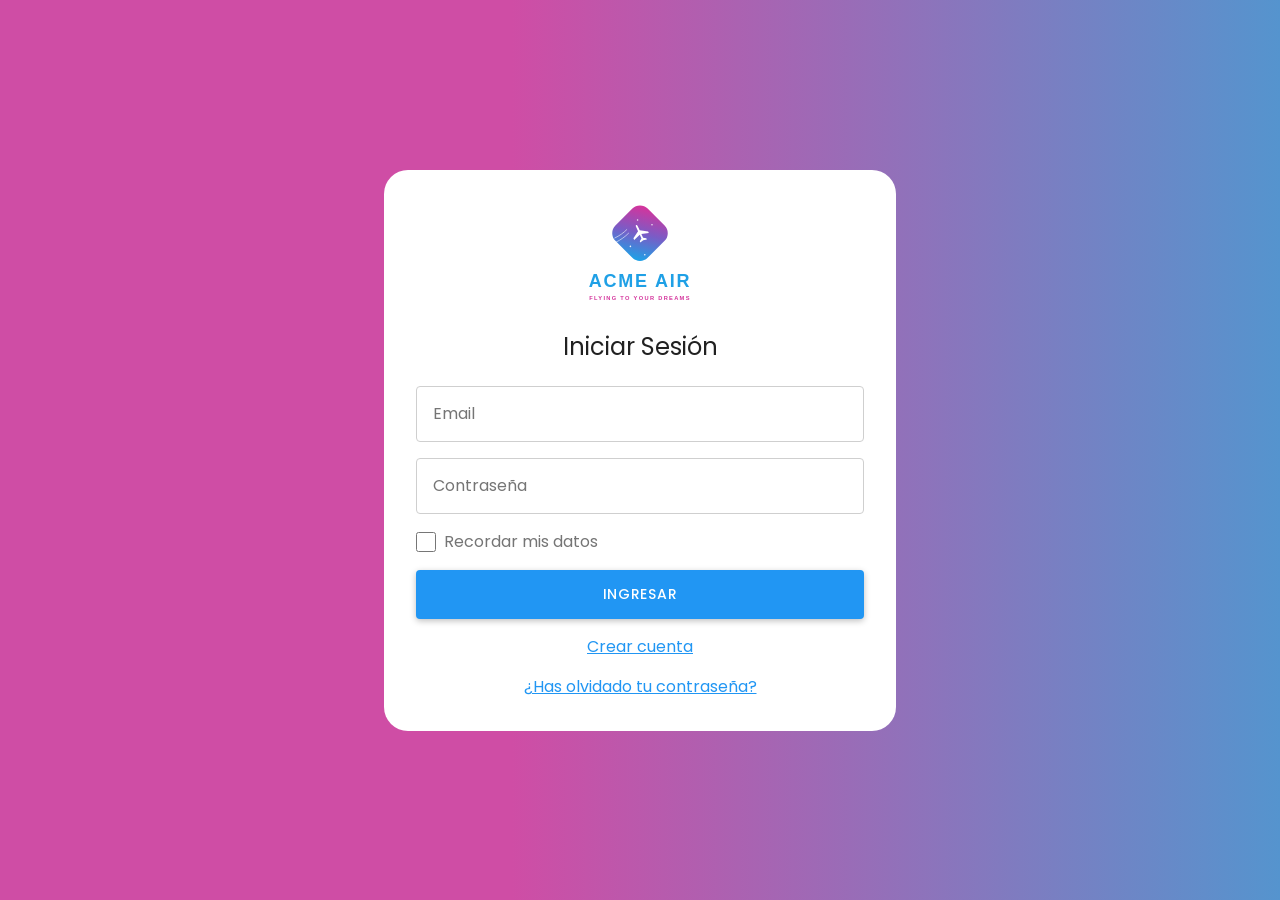
<file: index.html>
<!DOCTYPE html>
<html lang="es">

<head>
    <meta charset="UTF-8">
    <meta name="viewport" content="width=device-width, initial-scale=1.0">

    <meta name="description" content="Inicio de sesión de la aplicación ACME AIR">

    <title>Iniciar Sesión · ACME AIR</title>

    <!-- Favicon -->
    <link rel="icon" type="image/svg+xml" href="img/favicon.svg">

    <!-- Tipografía Poppins -->
    <link rel="preconnect" href="https://fonts.googleapis.com">
    <link rel="preconnect" href="https://fonts.gstatic.com" crossorigin>
    <link
        href="https://fonts.googleapis.com/css2?family=Poppins:wght@400;500&display=swap"
        rel="stylesheet"
    >

    <!-- Hojas de estilo -->
    <link rel="stylesheet" href="css/style.css">
    <link rel="stylesheet" href="css/forms.css">
    <link rel="stylesheet" href="css/layout.css">
    <link rel="stylesheet" href="css/responsive.css">
</head>

<body class="app app--login">

    <main class="app__card">

        <!-- Logo a color: el login no lleva el encabezado degradado -->
        <img
            class="login__logo"
            src="img/logo.svg"
            alt="ACME AIR · Flying to your dreams"
        >

        <h1 class="page-title">Iniciar Sesión</h1>

        <form class="form form--login">

            <!-- Campo de correo -->
            <div class="form__field">
                <label class="visually-hidden" for="email">
                    Correo electrónico
                </label>

                <input
                    class="form__input"
                    id="email"
                    name="email"
                    type="email"
                    placeholder="Email"
                    autocomplete="email"
                    required
                >
            </div>

            <!-- Campo de contraseña -->
            <div class="form__field">
                <label class="visually-hidden" for="password">
                    Contraseña
                </label>

                <input
                    class="form__input"
                    id="password"
                    name="password"
                    type="password"
                    placeholder="Contraseña"
                    autocomplete="current-password"
                    required
                >
            </div>

            <!-- Recordar datos -->
            <label class="form__check">
                <input
                    class="form__checkbox"
                    type="checkbox"
                    name="recordar"
                >

                <span>Recordar mis datos</span>
            </label>

            <!-- Ingresar -->
            <a class="btn btn--primary" href="menu.html">Ingresar</a>

            <!-- Crear cuenta -->
            <a
                class="link"
                href="registro.html"
            >
                Crear cuenta
            </a>

            <!-- Recuperar contraseña -->
            <a
                class="link"
                href="recuperar.html"
            >
                ¿Has olvidado tu contraseña?
            </a>

        </form>

    </main>

</body>

</html>
</file>
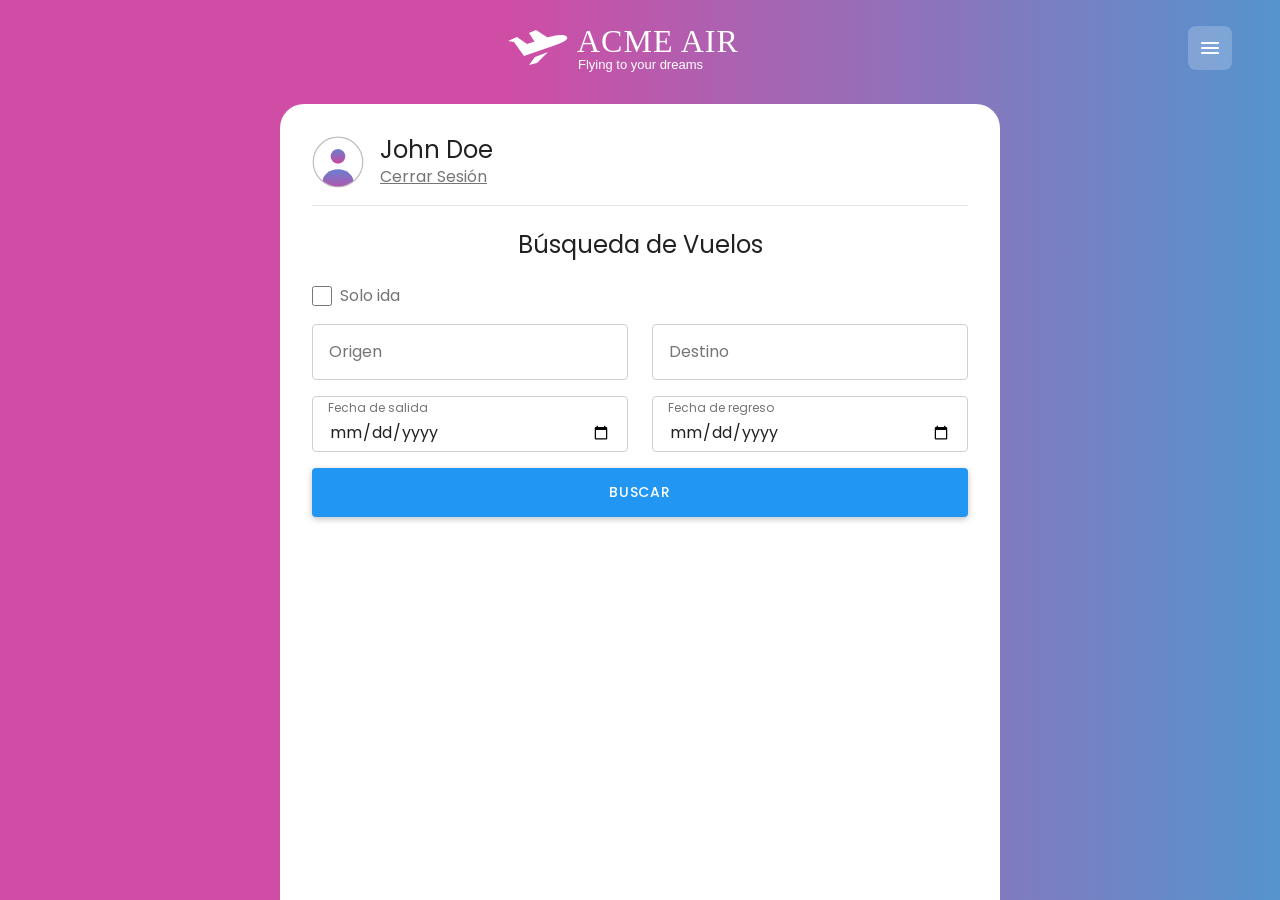
<file: buscar-vuelos.html>
<!DOCTYPE html>
<html lang="es">
<head>
  <meta charset="UTF-8">
  <meta name="viewport" content="width=device-width, initial-scale=1.0">
  <meta name="description" content="Busca vuelos de ACME AIR indicando origen, destino y fechas de viaje.">
  <title>Búsqueda de vuelos · ACME AIR</title>

  <link rel="icon" type="image/svg+xml" href="img/favicon.svg">

  <!-- Tipografía: Poppins -->
  <link rel="preconnect" href="https://fonts.googleapis.com">
  <link rel="preconnect" href="https://fonts.gstatic.com" crossorigin>
  <link href="https://fonts.googleapis.com/css2?family=Poppins:wght@400;500&display=swap" rel="stylesheet">

  <!-- Hojas de estilo: responsive siempre al final -->
  <link rel="stylesheet" href="css/style.css">
  <link rel="stylesheet" href="css/forms.css">
  <link rel="stylesheet" href="css/layout.css">
  <link rel="stylesheet" href="css/responsive.css">
</head>

<body class="app">
  <header class="app-header app-header--nav">
    <img class="app-header__logo" src="img/logo-blanco.svg" alt="ACME AIR · Flying to your dreams">

    <!-- Menú desplegable: <details> se abre y cierra sin JavaScript -->
    <details class="site-nav">
      <summary class="site-nav__toggle">
        <img class="site-nav__icono site-nav__icono--abrir" src="img/icons/menu-abrir.svg" alt="">
        <img class="site-nav__icono site-nav__icono--cerrar" src="img/icons/menu-cerrar.svg" alt="">
        <span class="visually-hidden">Menú de navegación</span>
      </summary>
      <nav aria-label="Navegación principal">
        <ul class="site-nav__list">
          <li><a class="site-nav__link" href="menu.html">Menú principal</a></li>
          <li><a class="site-nav__link" href="buscar-vuelos.html" aria-current="page">Buscar vuelos</a></li>
          <li><a class="site-nav__link" href="checkin.html">Check In</a></li>
          <li><a class="site-nav__link" href="mis-vuelos.html">Mis Vuelos</a></li>
          <li><a class="site-nav__link site-nav__link--salir" href="index.html">Cerrar Sesión</a></li>
        </ul>
      </nav>
    </details>
  </header>

  <main class="app__card">
    <div class="user-bar">
      <img class="user-bar__avatar" src="img/icons/avatar.svg" alt="">
      <div>
        <p class="user-bar__name">John Doe</p>
        <a class="link link--muted" href="index.html">Cerrar Sesión</a>
      </div>
    </div>

    <h1 class="page-title">Búsqueda de Vuelos</h1>

    <!-- Navegación simulada: el formulario lleva a la vista de vuelos disponibles -->
    <form class="form form--busqueda" action="vuelos.html" method="get">
      <label class="form__check">
        <input class="form__checkbox" type="checkbox" name="solo-ida">
        <span>Solo ida</span>
      </label>

      <div class="form__field">
        <label class="visually-hidden" for="origen">Origen</label>
        <input class="form__input" id="origen" name="origen" type="text" list="ciudades"
               placeholder="Origen" autocomplete="off">
      </div>

      <div class="form__field">
        <label class="visually-hidden" for="destino">Destino</label>
        <input class="form__input" id="destino" name="destino" type="text" list="ciudades"
               placeholder="Destino" autocomplete="off">
      </div>

      <div class="form__field form__field--fecha form__field--salida">
        <label class="form__label" for="salida">Fecha de salida</label>
        <input class="form__input" id="salida" name="salida" type="date">
      </div>

      <div class="form__field form__field--fecha form__field--regreso">
        <label class="form__label" for="regreso">Fecha de regreso</label>
        <input class="form__input" id="regreso" name="regreso" type="date">
      </div>

      <button class="btn btn--primary" type="submit">Buscar</button>

      <!-- Ciudades sugeridas para origen y destino (también se puede escribir otra) -->
      <datalist id="ciudades">
        <option value="Bogotá"></option>
        <option value="Medellín"></option>
        <option value="Cali"></option>
        <option value="Barranquilla"></option>
        <option value="Cartagena"></option>
        <option value="Bucaramanga"></option>
        <option value="Santa Marta"></option>
        <option value="Pereira"></option>
      </datalist>
    </form>
  </main>
</body>
</html>
</file>
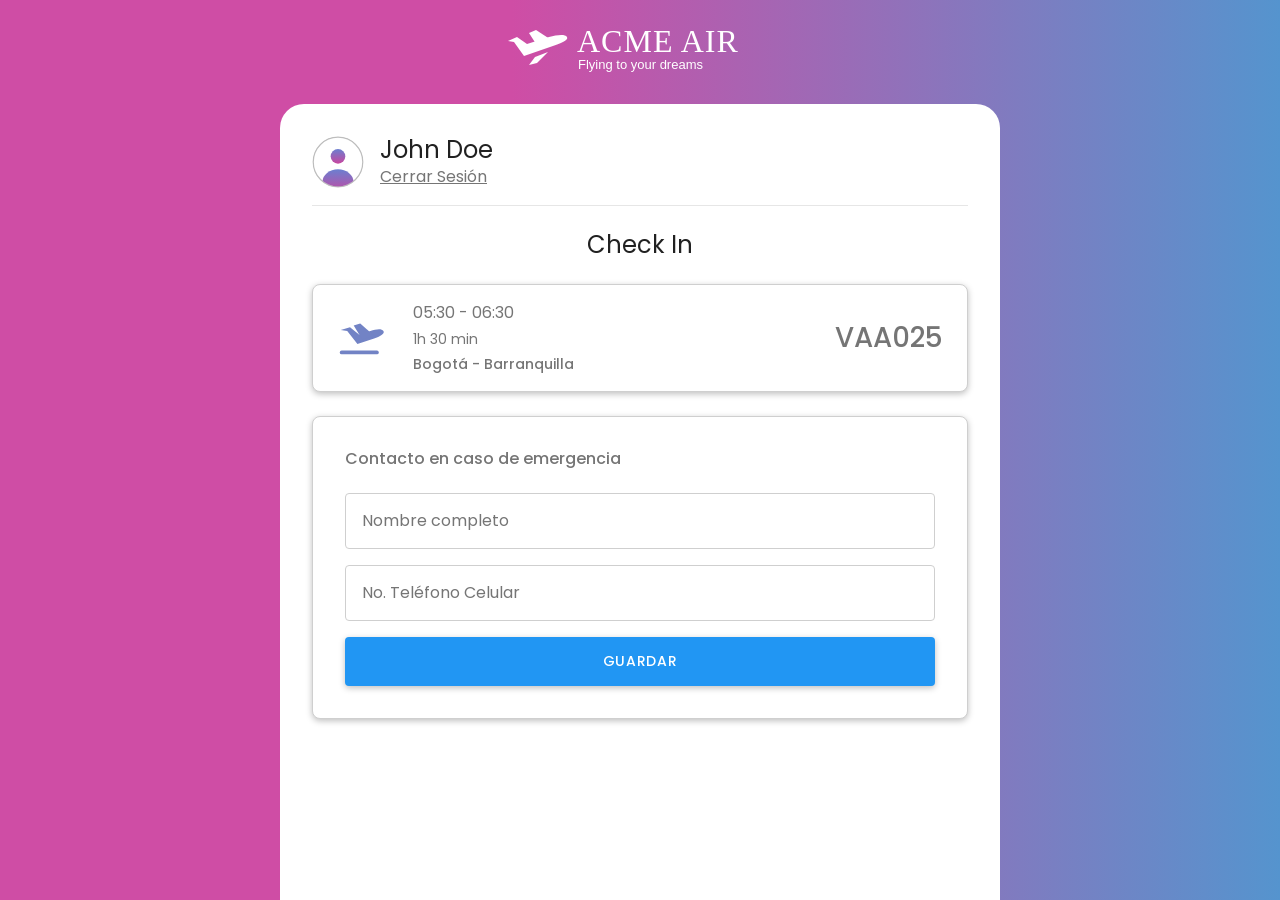
<file: checkin (1).html>
<!DOCTYPE html>
<html lang="es">

<head>
    <meta charset="UTF-8">
    <meta name="viewport" content="width=device-width, initial-scale=1.0">
    <meta name="description" content="Haz el check-in de tu próximo vuelo con ACME AIR y elige tu asiento.">
    <title>Check-in · ACME AIR</title>

    <!-- Favicon -->
    <link rel="icon" type="image/svg+xml" href="img/favicon.svg">

    <!-- Tipografía Poppins -->
    <link rel="preconnect" href="https://fonts.googleapis.com">
    <link rel="preconnect" href="https://fonts.gstatic.com" crossorigin>
    <link href="https://fonts.googleapis.com/css2?family=Poppins:wght@400;500&display=swap" rel="stylesheet">

    <!-- Hojas de estilo: respetar este orden (responsive siempre al final) -->
    <link rel="stylesheet" href="css/style.css">
    <link rel="stylesheet" href="css/forms.css">
    <link rel="stylesheet" href="css/layout.css">
    <link rel="stylesheet" href="css/responsive.css">
</head>

<body class="app">

    <header class="app-header">
        <img class="app-header__logo" src="img/logo-blanco.svg" alt="ACME AIR · Flying to your dreams">
    </header>

    <main class="app__card">

        <!-- Barra de usuario -->
        <div class="user-bar">
            <img class="user-bar__avatar" src="img/icons/avatar.svg" alt="">
            <div>
                <p class="user-bar__name">John Doe</p>
                <a class="link link--muted" href="index.html">Cerrar Sesión</a>
            </div>
        </div>

        <h1 class="page-title">Check In</h1>

        <!-- Vuelo al que se le hace el check-in -->
        <article class="card flight-card flight-card--checkin checkin__vuelo">
            <img class="flight-card__icon" src="img/icons/avion-despegue.svg" alt="">
            <div class="flight-card__body">
                <h2 class="flight-card__number"><span class="visually-hidden">Vuelo </span>VAA025</h2>
                <p class="flight-card__schedule"><time datetime="05:30">05:30</time> - <time datetime="06:30">06:30</time></p>
                <p class="flight-card__duration">1h 30 min</p>
                <p class="flight-card__route">Bogotá - Barranquilla</p>
            </div>
        </article>

        <!-- Contacto en caso de emergencia -->
        <section class="card checkin__contacto" aria-labelledby="titulo-contacto">
            <h2 class="checkin__subtitulo" id="titulo-contacto">Contacto en caso de emergencia</h2>

            <form class="form" action="menu.html">

                <!-- Nombre del contacto -->
                <div class="form__field">
                    <label class="visually-hidden" for="contacto-nombre">Nombre completo del contacto</label>
                    <input class="form__input" id="contacto-nombre" name="contacto-nombre" type="text"
                        placeholder="Nombre completo" required>
                </div>

                <!-- Teléfono del contacto -->
                <div class="form__field">
                    <label class="visually-hidden" for="contacto-telefono">Teléfono celular del contacto</label>
                    <input class="form__input" id="contacto-telefono" name="contacto-telefono" type="tel"
                        placeholder="No. Teléfono Celular" inputmode="tel" required>
                </div>

                <button class="btn btn--primary" type="submit">Guardar</button>

            </form>
        </section>

    </main>

</body>

</html>
</file>
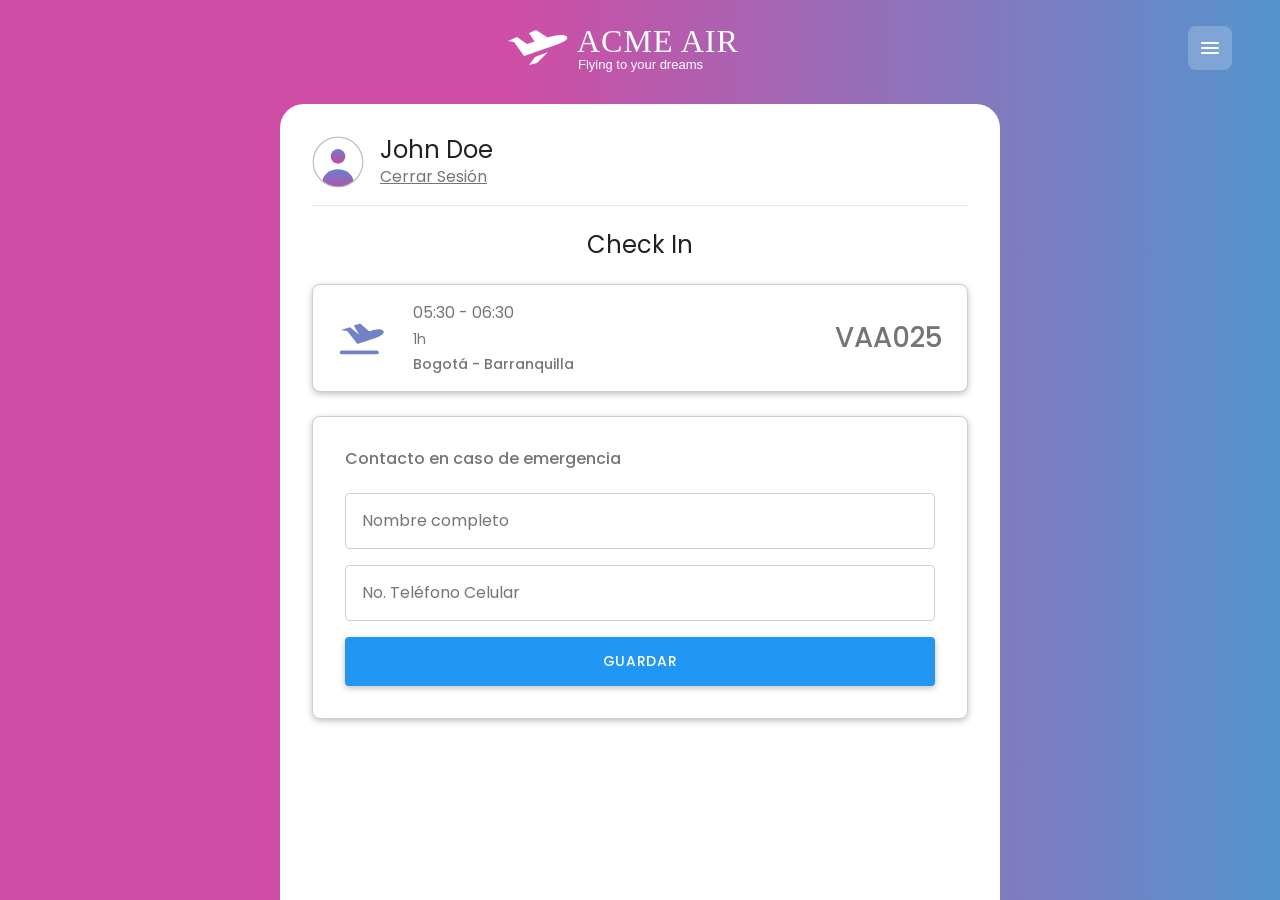
<file: checkin.html>
<!DOCTYPE html>
<html lang="es">

<head>
    <meta charset="UTF-8">
    <meta name="viewport" content="width=device-width, initial-scale=1.0">
    <meta name="description" content="Haz el check-in de tu próximo vuelo con ACME AIR y elige tu asiento.">
    <title>Check-in · ACME AIR</title>

    <!-- Favicon -->
    <link rel="icon" type="image/svg+xml" href="img/favicon.svg">

    <!-- Tipografía Poppins -->
    <link rel="preconnect" href="https://fonts.googleapis.com">
    <link rel="preconnect" href="https://fonts.gstatic.com" crossorigin>
    <link href="https://fonts.googleapis.com/css2?family=Poppins:wght@400;500&display=swap" rel="stylesheet">

    <!-- Hojas de estilo: respetar este orden (responsive siempre al final) -->
    <link rel="stylesheet" href="css/style.css">
    <link rel="stylesheet" href="css/forms.css">
    <link rel="stylesheet" href="css/layout.css">
    <link rel="stylesheet" href="css/responsive.css">
</head>

<body class="app">

    <header class="app-header app-header--nav">
        <img class="app-header__logo" src="img/logo-blanco.svg" alt="ACME AIR · Flying to your dreams">

        <!-- Menú desplegable: <details> se abre y cierra sin JavaScript -->
        <details class="site-nav">
            <summary class="site-nav__toggle">
                <img class="site-nav__icono site-nav__icono--abrir" src="img/icons/menu-abrir.svg" alt="">
                <img class="site-nav__icono site-nav__icono--cerrar" src="img/icons/menu-cerrar.svg" alt="">
                <span class="visually-hidden">Menú de navegación</span>
            </summary>
            <nav aria-label="Navegación principal">
                <ul class="site-nav__list">
                    <li><a class="site-nav__link" href="menu.html">Menú principal</a></li>
                    <li><a class="site-nav__link" href="buscar-vuelos.html">Buscar vuelos</a></li>
                    <li><a class="site-nav__link" href="checkin.html" aria-current="page">Check In</a></li>
                    <li><a class="site-nav__link" href="mis-vuelos.html">Mis Vuelos</a></li>
                    <li><a class="site-nav__link site-nav__link--salir" href="index.html">Cerrar Sesión</a></li>
                </ul>
            </nav>
        </details>
    </header>

    <main class="app__card">

        <!-- Barra de usuario -->
        <div class="user-bar">
            <img class="user-bar__avatar" src="img/icons/avatar.svg" alt="">
            <div>
                <p class="user-bar__name">John Doe</p>
                <a class="link link--muted" href="index.html">Cerrar Sesión</a>
            </div>
        </div>

        <h1 class="page-title">Check In</h1>

        <!-- Vuelo al que se le hace el check-in -->
        <article class="card flight-card flight-card--checkin checkin__vuelo">
            <img class="flight-card__icon" src="img/icons/avion-despegue.svg" alt="">
            <div class="flight-card__body">
                <h2 class="flight-card__number"><span class="visually-hidden">Vuelo </span>VAA025</h2>
                <p class="flight-card__schedule"><time datetime="05:30">05:30</time> - <time datetime="06:30">06:30</time></p>
                <p class="flight-card__duration">1h</p>
                <p class="flight-card__route">Bogotá - Barranquilla</p>
            </div>
        </article>

        <!-- Contacto en caso de emergencia -->
        <section class="card checkin__contacto" aria-labelledby="titulo-contacto">
            <h2 class="checkin__subtitulo" id="titulo-contacto">Contacto en caso de emergencia</h2>

            <form class="form" action="menu.html">

                <!-- Nombre del contacto -->
                <div class="form__field">
                    <label class="visually-hidden" for="contacto-nombre">Nombre completo del contacto</label>
                    <input class="form__input" id="contacto-nombre" name="contacto-nombre" type="text"
                        placeholder="Nombre completo" required>
                </div>

                <!-- Teléfono del contacto -->
                <div class="form__field">
                    <label class="visually-hidden" for="contacto-telefono">Teléfono celular del contacto</label>
                    <input class="form__input" id="contacto-telefono" name="contacto-telefono" type="tel"
                        placeholder="No. Teléfono Celular" inputmode="tel" required>
                </div>

                <button class="btn btn--primary" type="submit">Guardar</button>

            </form>
        </section>

    </main>

</body>

</html>
</file>
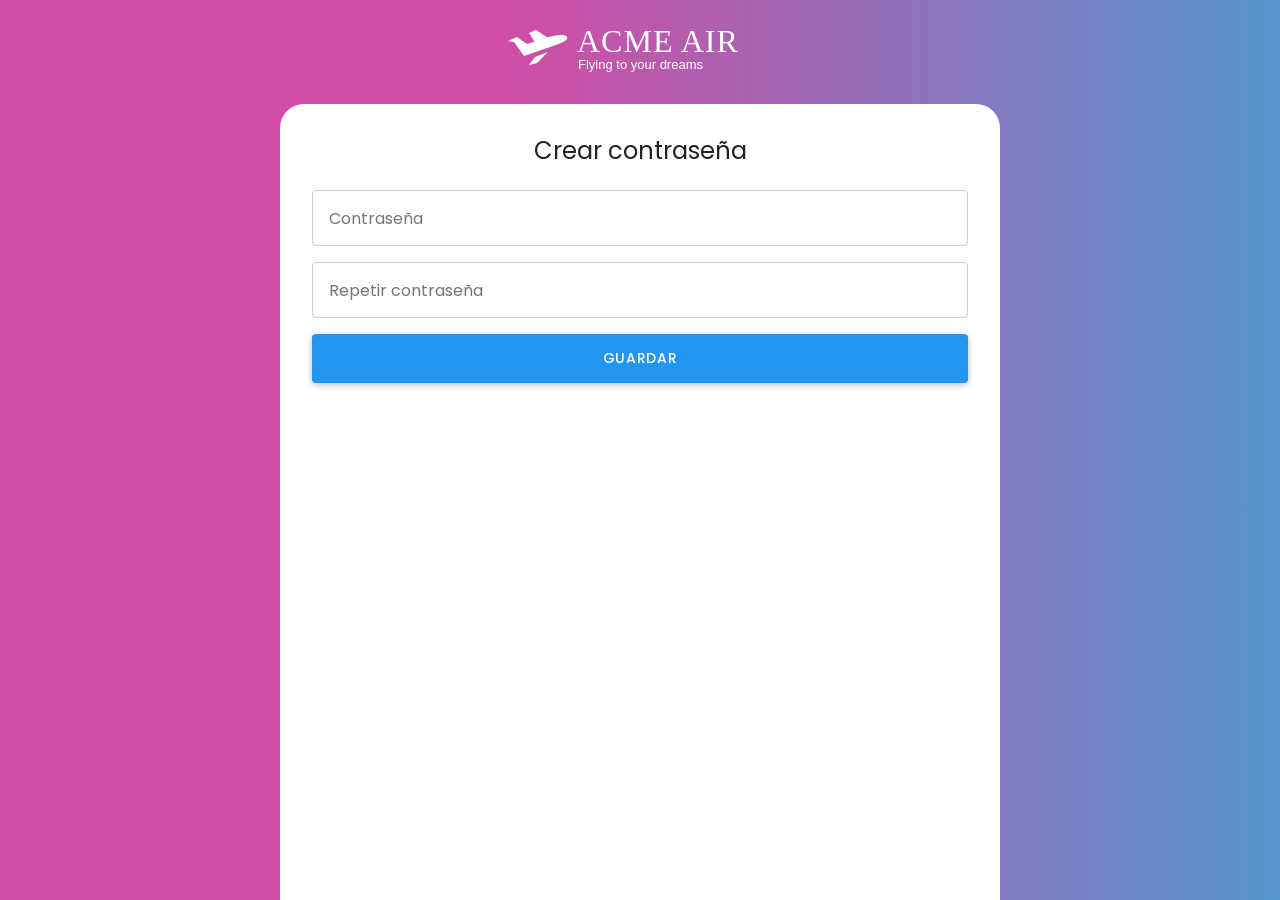
<file: crear-contrasena.html>
<!DOCTYPE html>
<html lang="es">

<head>
    <meta charset="UTF-8">
    <meta name="viewport" content="width=device-width, initial-scale=1.0">

    <meta
        name="description"
        content="Creación de contraseña para usuarios de ACME AIR"
    >

    <title>Crear contraseña · ACME AIR</title>

    <!-- Favicon -->
    <link rel="icon" type="image/svg+xml" href="img/favicon.svg">

    <!-- Tipografía Poppins -->
    <link rel="preconnect" href="https://fonts.googleapis.com">
    <link rel="preconnect" href="https://fonts.gstatic.com" crossorigin>

    <link
        href="https://fonts.googleapis.com/css2?family=Poppins:wght@400;500&display=swap"
        rel="stylesheet"
    >

    <!-- Hojas de estilo -->
    <link rel="stylesheet" href="css/style.css">
    <link rel="stylesheet" href="css/forms.css">
    <link rel="stylesheet" href="css/layout.css">
    <link rel="stylesheet" href="css/responsive.css">
</head>

<body class="app">

    <header class="app-header">
        <img
            class="app-header__logo"
            src="img/logo-blanco.svg"
            alt="ACME AIR · Flying to your dreams"
        >
    </header>

    <main class="app__card">

        <h1 class="page-title">Crear contraseña</h1>

        <form class="form">

            <!-- Contraseña -->
            <div class="form__field">
                <label class="visually-hidden" for="password">
                    Contraseña
                </label>

                <input
                    class="form__input"
                    id="password"
                    name="password"
                    type="password"
                    placeholder="Contraseña"
                    autocomplete="new-password"
                    required
                >
            </div>

            <!-- Repetir contraseña -->
            <div class="form__field">
                <label class="visually-hidden" for="confirm-password">
                    Repetir contraseña
                </label>

                <input
                    class="form__input"
                    id="confirm-password"
                    name="confirm-password"
                    type="password"
                    placeholder="Repetir contraseña"
                    autocomplete="new-password"
                    required
                >
            </div>

            <!-- Botón guardar -->
            <a class="btn btn--primary" href="menu.html">Guardar</a>

        </form>

    </main>

</body>

</html>
</file>
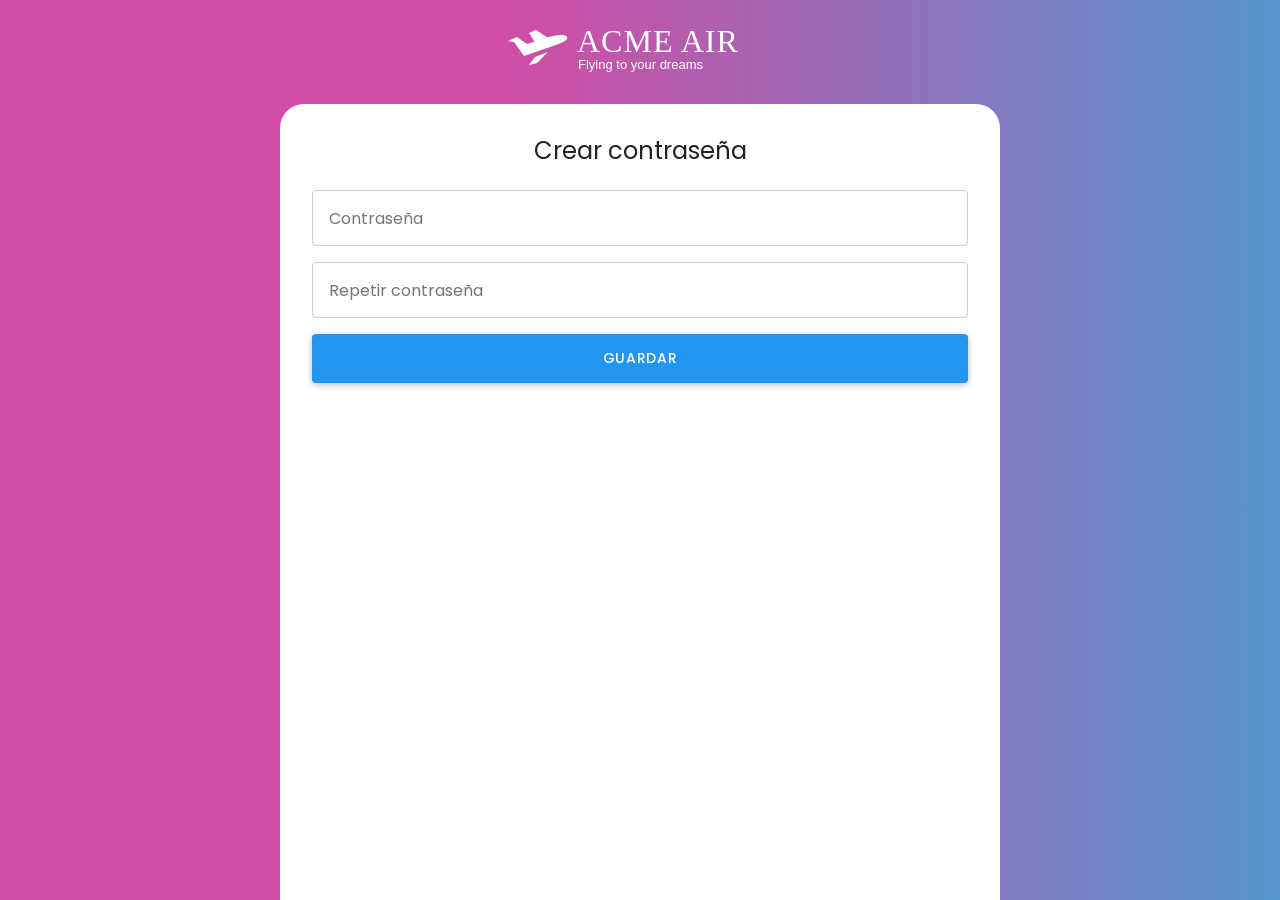
<file: crear-contraseña.html>
<!DOCTYPE html>
<html lang="es">

<head>
    <meta charset="UTF-8">
    <meta name="viewport" content="width=device-width, initial-scale=1.0">

    <meta
        name="description"
        content="Creación de contraseña para usuarios de ACME AIR"
    >

    <title>Crear contraseña · ACME AIR</title>

    <!-- Favicon -->
    <link rel="icon" type="image/svg+xml" href="img/favicon.svg">

    <!-- Tipografía Poppins -->
    <link rel="preconnect" href="https://fonts.googleapis.com">
    <link rel="preconnect" href="https://fonts.gstatic.com" crossorigin>

    <link
        href="https://fonts.googleapis.com/css2?family=Poppins:wght@400;500&display=swap"
        rel="stylesheet"
    >

    <!-- Hojas de estilo -->
    <link rel="stylesheet" href="css/style.css">
    <link rel="stylesheet" href="css/forms.css">
    <link rel="stylesheet" href="css/layout.css">
    <link rel="stylesheet" href="css/responsive.css">
</head>

<body class="app">

    <header class="app-header">
        <img
            class="app-header__logo"
            src="img/logo-blanco.svg"
            alt="ACME AIR · Flying to your dreams"
        >
    </header>

    <main class="app__card">

        <h1 class="page-title">Crear contraseña</h1>

        <form class="form">

            <!-- Contraseña -->
            <div class="form__field">
                <label class="visually-hidden" for="password">
                    Contraseña
                </label>

                <input
                    class="form__input"
                    id="password"
                    name="password"
                    type="password"
                    placeholder="Contraseña"
                    autocomplete="new-password"
                    required
                >
            </div>

            <!-- Repetir contraseña -->
            <div class="form__field">
                <label class="visually-hidden" for="confirm-password">
                    Repetir contraseña
                </label>

                <input
                    class="form__input"
                    id="confirm-password"
                    name="confirm-password"
                    type="password"
                    placeholder="Repetir contraseña"
                    autocomplete="new-password"
                    required
                >
            </div>

            <!-- Botón guardar -->
            <a
                class="btn btn--primary"
                href="menu.html"
            >
                GUARDAR
            </a>

        </form>

    </main>

</body>

</html>
</file>
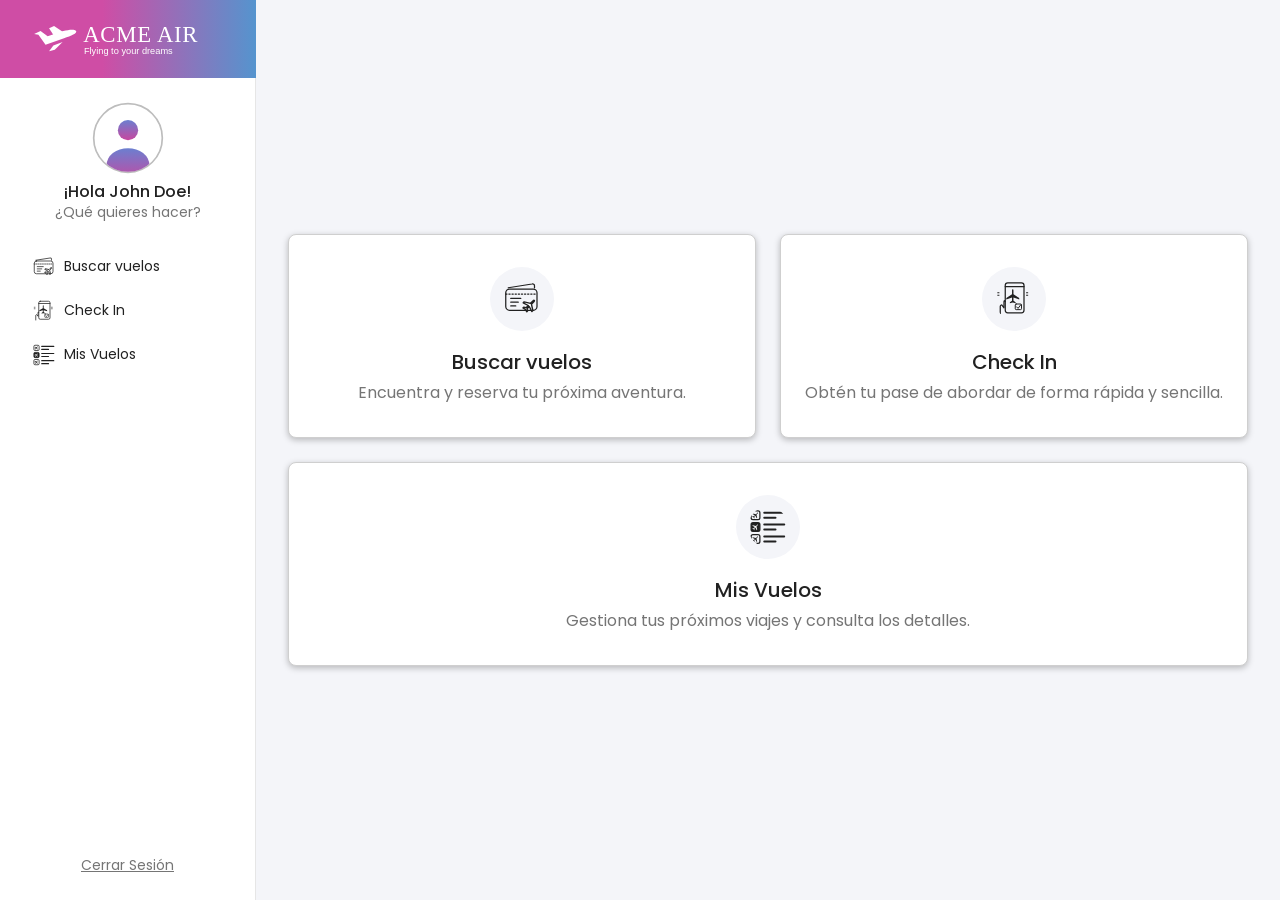
<file: menu.html>
<!DOCTYPE html>
<html lang="es" class="html--menu">
<head>
  <meta charset="UTF-8">
  <meta name="viewport" content="width=device-width, initial-scale=1.0">
  <meta name="description" content="Menú principal de ACME AIR: busca vuelos, haz tu check-in y consulta tus viajes.">
  <title>Menú principal · ACME AIR</title>

  <link rel="icon" type="image/svg+xml" href="img/favicon.svg">

  <!-- Tipografía: Poppins -->
  <link rel="preconnect" href="https://fonts.googleapis.com">
  <link rel="preconnect" href="https://fonts.gstatic.com" crossorigin>
  <link href="https://fonts.googleapis.com/css2?family=Poppins:wght@400;500&display=swap" rel="stylesheet">

  <!-- Hojas de estilo: responsive siempre al final -->
  <link rel="stylesheet" href="css/style.css">
  <link rel="stylesheet" href="css/forms.css">
  <link rel="stylesheet" href="css/layout.css">
  <link rel="stylesheet" href="css/responsive.css">
</head>

<body class="app app--menu">
  <header class="app-header app-header--nav">
    <img class="app-header__logo" src="img/logo-blanco.svg" alt="ACME AIR · Flying to your dreams">

    <!-- Menú desplegable: <details> se abre y cierra sin JavaScript -->
    <details class="site-nav">
      <summary class="site-nav__toggle">
        <img class="site-nav__icono site-nav__icono--abrir" src="img/icons/menu-abrir.svg" alt="">
        <img class="site-nav__icono site-nav__icono--cerrar" src="img/icons/menu-cerrar.svg" alt="">
        <span class="visually-hidden">Menú de navegación</span>
      </summary>
      <nav aria-label="Navegación principal">
        <ul class="site-nav__list">
          <li><a class="site-nav__link" href="menu.html" aria-current="page">Menú principal</a></li>
          <li><a class="site-nav__link" href="buscar-vuelos.html">Buscar vuelos</a></li>
          <li><a class="site-nav__link" href="checkin.html">Check In</a></li>
          <li><a class="site-nav__link" href="mis-vuelos.html">Mis Vuelos</a></li>
          <li><a class="site-nav__link site-nav__link--salir" href="index.html">Cerrar Sesión</a></li>
        </ul>
      </nav>
    </details>
  </header>

  <div class="app__card menu">
    <!-- Perfil: saludo, accesos rápidos y cierre de sesión (barra lateral desde tablet) -->
    <aside class="menu__perfil">
      <img class="menu__avatar" src="img/icons/avatar.svg" alt="">
      <h1 class="menu__saludo">¡Hola John Doe!</h1>
      <p class="menu__pregunta">¿Qué quieres hacer?</p>

      <!-- Accesos rápidos: se muestran desde tablet -->
      <nav class="menu__nav" aria-label="Accesos rápidos">
        <ul class="menu__nav-lista">
          <li>
            <a class="menu__nav-enlace" href="buscar-vuelos.html">
              <img class="menu__nav-icono" src="img/icons/buscar-vuelos.svg" alt="">
              Buscar vuelos
            </a>
          </li>
          <li>
            <a class="menu__nav-enlace" href="checkin.html">
              <img class="menu__nav-icono" src="img/icons/checkin.svg" alt="">
              Check In
            </a>
          </li>
          <li>
            <a class="menu__nav-enlace" href="mis-vuelos.html">
              <img class="menu__nav-icono" src="img/icons/mis-vuelos.svg" alt="">
              Mis Vuelos
            </a>
          </li>
        </ul>
      </nav>

      <a class="link link--muted menu__salir" href="index.html">Cerrar Sesión</a>
    </aside>

    <main class="menu__principal">
      <h2 class="visually-hidden">Opciones disponibles</h2>

      <ul class="menu__opciones">
        <li>
          <a class="card menu__opcion" href="buscar-vuelos.html">
            <img class="menu__icono" src="img/icons/buscar-vuelos.svg" alt="">
            <span class="menu__texto">
              <span class="menu__titulo">Buscar vuelos</span>
              <span class="menu__descripcion">Encuentra y reserva tu próxima aventura.</span>
            </span>
            <img class="menu__chevron" src="img/icons/chevron-right.svg" alt="">
          </a>
        </li>
        <li>
          <a class="card menu__opcion" href="checkin.html">
            <img class="menu__icono" src="img/icons/checkin.svg" alt="">
            <span class="menu__texto">
              <span class="menu__titulo">Check In</span>
              <span class="menu__descripcion">Obtén tu pase de abordar de forma rápida y sencilla.</span>
            </span>
            <img class="menu__chevron" src="img/icons/chevron-right.svg" alt="">
          </a>
        </li>
        <li>
          <a class="card menu__opcion" href="mis-vuelos.html">
            <img class="menu__icono" src="img/icons/mis-vuelos.svg" alt="">
            <span class="menu__texto">
              <span class="menu__titulo">Mis Vuelos</span>
              <span class="menu__descripcion">Gestiona tus próximos viajes y consulta los detalles.</span>
            </span>
            <img class="menu__chevron" src="img/icons/chevron-right.svg" alt="">
          </a>
        </li>
      </ul>
    </main>
  </div>
</body>
</html>
</file>
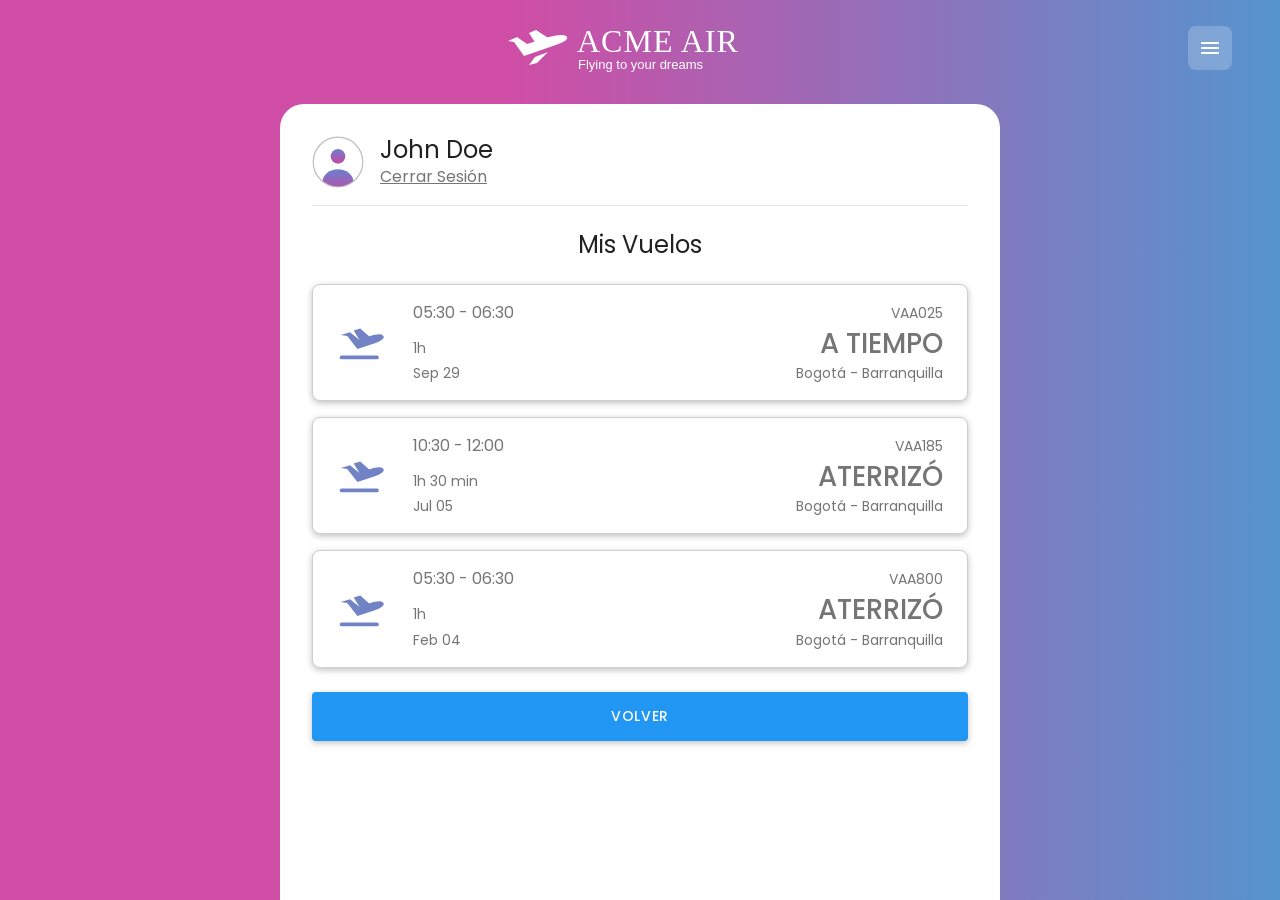
<file: mis-vuelos.html>
<!DOCTYPE html>
<html lang="es">

<head>
    <meta charset="UTF-8">
    <meta name="viewport" content="width=device-width, initial-scale=1.0">
    <meta name="description" content="Consulta tus reservas con ACME AIR y el estado de cada vuelo.">
    <title>Mis vuelos · ACME AIR</title>

    <!-- Favicon -->
    <link rel="icon" type="image/svg+xml" href="img/favicon.svg">

    <!-- Tipografía Poppins -->
    <link rel="preconnect" href="https://fonts.googleapis.com">
    <link rel="preconnect" href="https://fonts.gstatic.com" crossorigin>
    <link href="https://fonts.googleapis.com/css2?family=Poppins:wght@400;500&display=swap" rel="stylesheet">

    <!-- Hojas de estilo: respetar este orden (responsive siempre al final) -->
    <link rel="stylesheet" href="css/style.css">
    <link rel="stylesheet" href="css/forms.css">
    <link rel="stylesheet" href="css/layout.css">
    <link rel="stylesheet" href="css/responsive.css">
</head>

<body class="app">

    <header class="app-header app-header--nav">
        <img class="app-header__logo" src="img/logo-blanco.svg" alt="ACME AIR · Flying to your dreams">

        <!-- Menú desplegable: <details> se abre y cierra sin JavaScript -->
        <details class="site-nav">
            <summary class="site-nav__toggle">
                <img class="site-nav__icono site-nav__icono--abrir" src="img/icons/menu-abrir.svg" alt="">
                <img class="site-nav__icono site-nav__icono--cerrar" src="img/icons/menu-cerrar.svg" alt="">
                <span class="visually-hidden">Menú de navegación</span>
            </summary>
            <nav aria-label="Navegación principal">
                <ul class="site-nav__list">
                    <li><a class="site-nav__link" href="menu.html">Menú principal</a></li>
                    <li><a class="site-nav__link" href="buscar-vuelos.html">Buscar vuelos</a></li>
                    <li><a class="site-nav__link" href="checkin.html">Check In</a></li>
                    <li><a class="site-nav__link" href="mis-vuelos.html" aria-current="page">Mis Vuelos</a></li>
                    <li><a class="site-nav__link site-nav__link--salir" href="index.html">Cerrar Sesión</a></li>
                </ul>
            </nav>
        </details>
    </header>

    <main class="app__card">

        <!-- Barra de usuario -->
        <div class="user-bar">
            <img class="user-bar__avatar" src="img/icons/avatar.svg" alt="">
            <div>
                <p class="user-bar__name">John Doe</p>
                <a class="link link--muted" href="index.html">Cerrar Sesión</a>
            </div>
        </div>

        <h1 class="page-title">Mis Vuelos</h1>

        <ul class="flight-list">
            <li>
                <article class="card flight-card">
                    <img class="flight-card__icon" src="img/icons/avion-despegue.svg" alt="">
                    <div class="flight-card__body">
                        <h2 class="flight-card__number"><span class="visually-hidden">Vuelo </span>VAA025</h2>
                        <p class="flight-card__schedule"><time datetime="05:30">05:30</time> - <time datetime="06:30">06:30</time></p>
                        <p class="flight-card__duration">1h</p>
                        <p class="flight-card__status">A tiempo</p>
                        <p class="flight-card__date"><time datetime="09-29">Sep 29</time></p>
                        <p class="flight-card__route">Bogotá - Barranquilla</p>
                    </div>
                </article>
            </li>
            <li>
                <article class="card flight-card">
                    <img class="flight-card__icon" src="img/icons/avion-despegue.svg" alt="">
                    <div class="flight-card__body">
                        <h2 class="flight-card__number"><span class="visually-hidden">Vuelo </span>VAA185</h2>
                        <p class="flight-card__schedule"><time datetime="10:30">10:30</time> - <time datetime="12:00">12:00</time></p>
                        <p class="flight-card__duration">1h 30 min</p>
                        <p class="flight-card__status">Aterrizó</p>
                        <p class="flight-card__date"><time datetime="07-05">Jul 05</time></p>
                        <p class="flight-card__route">Bogotá - Barranquilla</p>
                    </div>
                </article>
            </li>
            <li>
                <article class="card flight-card">
                    <img class="flight-card__icon" src="img/icons/avion-despegue.svg" alt="">
                    <div class="flight-card__body">
                        <h2 class="flight-card__number"><span class="visually-hidden">Vuelo </span>VAA800</h2>
                        <p class="flight-card__schedule"><time datetime="05:30">05:30</time> - <time datetime="06:30">06:30</time></p>
                        <p class="flight-card__duration">1h</p>
                        <p class="flight-card__status">Aterrizó</p>
                        <p class="flight-card__date"><time datetime="02-04">Feb 04</time></p>
                        <p class="flight-card__route">Bogotá - Barranquilla</p>
                    </div>
                </article>
            </li>
        </ul>

        <a class="btn btn--primary" href="menu.html">Volver</a>

    </main>

</body>

</html>
</file>
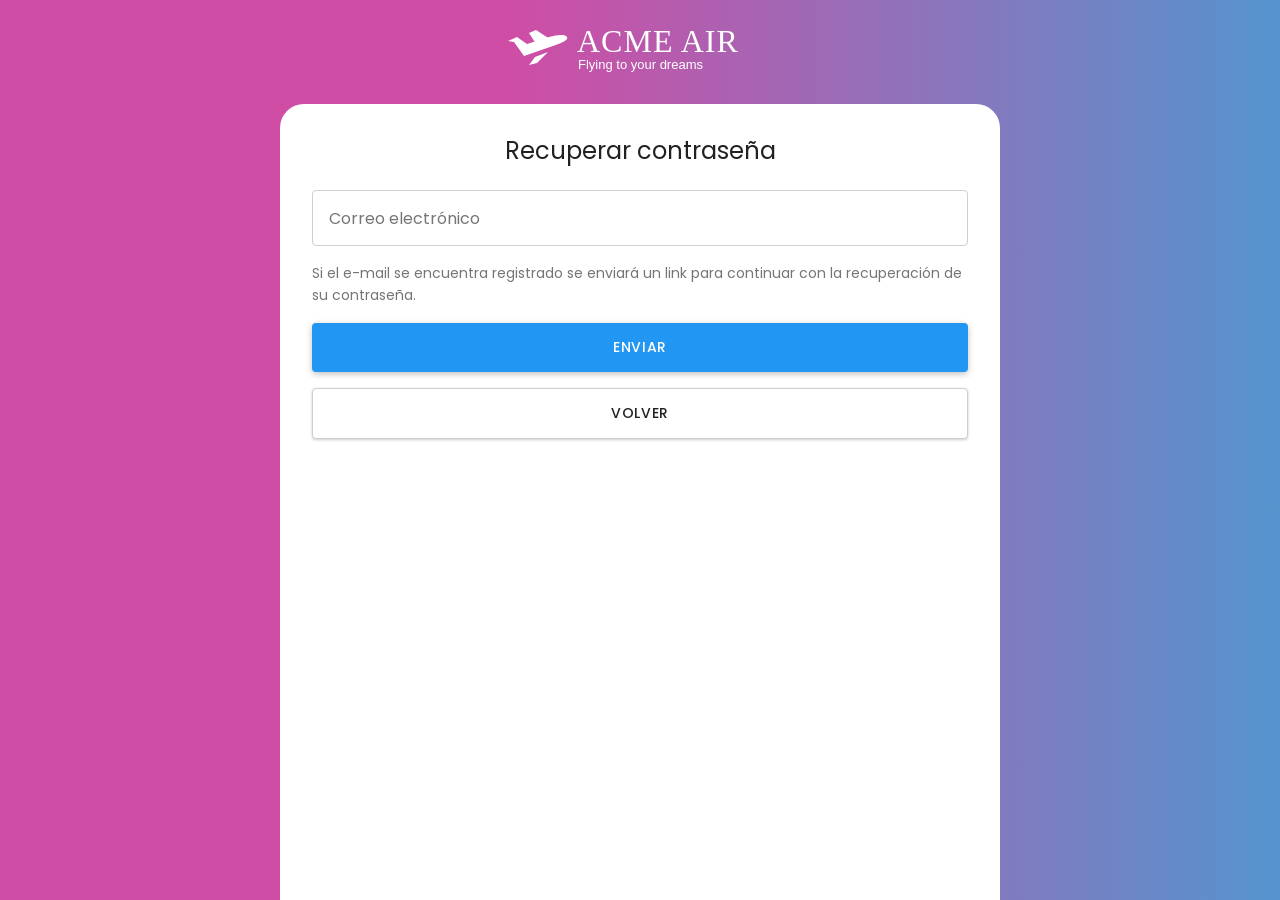
<file: recuperar.html>
<!DOCTYPE html>
<html lang="es">

<head>
    <meta charset="UTF-8">
    <meta name="viewport" content="width=device-width, initial-scale=1.0">

    <meta
        name="description"
        content="Recuperación de contraseña de ACME AIR"
    >

    <title>Recuperar contraseña · ACME AIR</title>

    <!-- Favicon -->
    <link rel="icon" type="image/svg+xml" href="img/favicon.svg">

    <!-- Tipografía Poppins -->
    <link rel="preconnect" href="https://fonts.googleapis.com">
    <link rel="preconnect" href="https://fonts.gstatic.com" crossorigin>

    <link
        href="https://fonts.googleapis.com/css2?family=Poppins:wght@400;500&display=swap"
        rel="stylesheet"
    >

    <!-- Hojas de estilo -->
    <link rel="stylesheet" href="css/style.css">
    <link rel="stylesheet" href="css/forms.css">
    <link rel="stylesheet" href="css/layout.css">
    <link rel="stylesheet" href="css/responsive.css">
</head>

<body class="app">

    <header class="app-header">
        <img
            class="app-header__logo"
            src="img/logo-blanco.svg"
            alt="ACME AIR · Flying to your dreams"
        >
    </header>

    <main class="app__card">

        <h1 class="page-title">Recuperar contraseña</h1>

        <form class="form">

            <!-- Correo electrónico -->
            <div class="form__field">
                <label class="visually-hidden" for="email">
                    Correo electrónico
                </label>

                <input
                    class="form__input"
                    id="email"
                    name="email"
                    type="email"
                    placeholder="Correo electrónico"
                    autocomplete="email"
                    required
                >
            </div>

            <!-- Aviso: explica qué pasa al enviar -->
            <p class="form__ayuda">
                Si el e-mail se encuentra registrado se enviará un link para
                continuar con la recuperación de su contraseña.
            </p>

            <!-- Botón enviar -->
            <a class="btn btn--primary" href="crear-contrasena.html">Enviar</a>
            <!-- Volver -->
            <a class="btn btn--secondary" href="index.html">Volver</a>

        </form>

    </main>

</body>

</html>
</file>
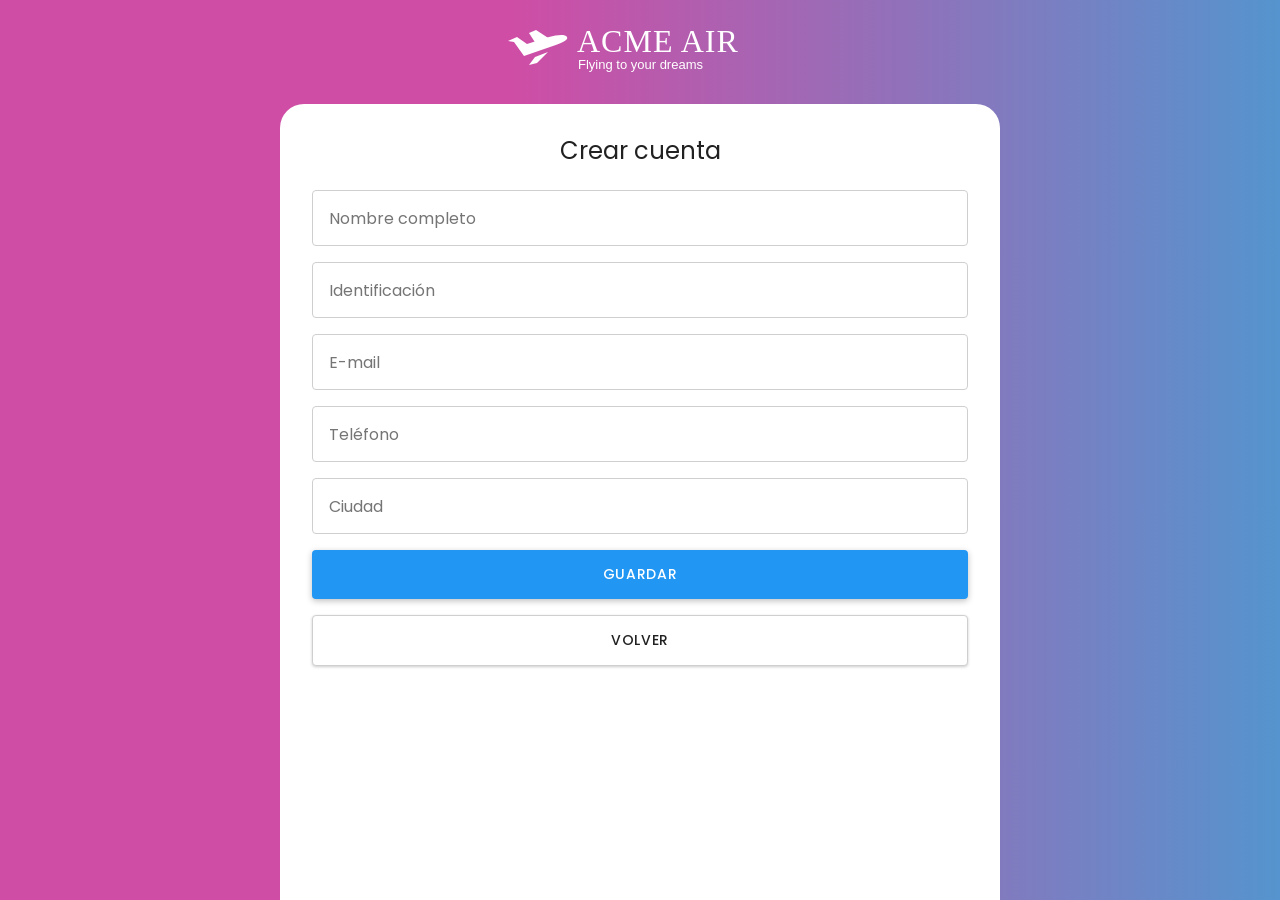
<file: registro.html>
<!DOCTYPE html>
<html lang="es">

<head>
    <meta charset="UTF-8">
    <meta name="viewport" content="width=device-width, initial-scale=1.0">

    <meta
        name="description"
        content="Registro de nuevos usuarios de ACME AIR"
    >

    <title>Crear cuenta · ACME AIR</title>

    <!-- Favicon -->
    <link rel="icon" type="image/svg+xml" href="img/favicon.svg">

    <!-- Tipografía Poppins -->
    <link rel="preconnect" href="https://fonts.googleapis.com">
    <link rel="preconnect" href="https://fonts.gstatic.com" crossorigin>

    <link
        href="https://fonts.googleapis.com/css2?family=Poppins:wght@400;500&display=swap"
        rel="stylesheet"
    >

    <!-- Hojas de estilo -->
    <link rel="stylesheet" href="css/style.css">
    <link rel="stylesheet" href="css/forms.css">
    <link rel="stylesheet" href="css/layout.css">
    <link rel="stylesheet" href="css/responsive.css">
</head>

<body class="app">

    <header class="app-header">
        <img
            class="app-header__logo"
            src="img/logo-blanco.svg"
            alt="ACME AIR · Flying to your dreams"
        >
    </header>

    <main class="app__card">

        <h1 class="page-title">Crear cuenta</h1>

        <form class="form">

            <!-- Nombre completo -->
            <div class="form__field">
                <label class="visually-hidden" for="nombre">
                    Nombre completo
                </label>

                <input
                    class="form__input"
                    id="nombre"
                    name="nombre"
                    type="text"
                    placeholder="Nombre completo"
                    autocomplete="name"
                    required
                >
            </div>

            <!-- Identificación -->
            <div class="form__field">
                <label class="visually-hidden" for="identificacion">
                    Identificación
                </label>

                <input
                    class="form__input"
                    id="identificacion"
                    name="identificacion"
                    type="text"
                    placeholder="Identificación"
                    required
                >
            </div>

            <!-- Correo electrónico -->
            <div class="form__field">
                <label class="visually-hidden" for="email">
                    E-mail
                </label>

                <input
                    class="form__input"
                    id="email"
                    name="email"
                    type="email"
                    placeholder="E-mail"
                    autocomplete="email"
                    required
                >
            </div>

            <!-- Teléfono -->
            <div class="form__field">
                <label class="visually-hidden" for="telefono">
                    Teléfono
                </label>

                <input
                    class="form__input"
                    id="telefono"
                    name="telefono"
                    type="tel"
                    placeholder="Teléfono"
                    autocomplete="tel"
                    required
                >
            </div>

            <!-- Ciudad -->
            <div class="form__field">
                <label class="visually-hidden" for="ciudad">
                    Ciudad
                </label>

                <input
                    class="form__input"
                    id="ciudad"
                    name="ciudad"
                    type="text"
                    placeholder="Ciudad"
                    autocomplete="address-level2"
                    required
                >
            </div>

            <!-- Guardar -->
            <a class="btn btn--primary" href="crear-contrasena.html">Guardar</a>
            <!-- Volver -->
            <a class="btn btn--secondary" href="index.html">Volver</a>

        </form>

    </main>

</body>

</html>
</file>
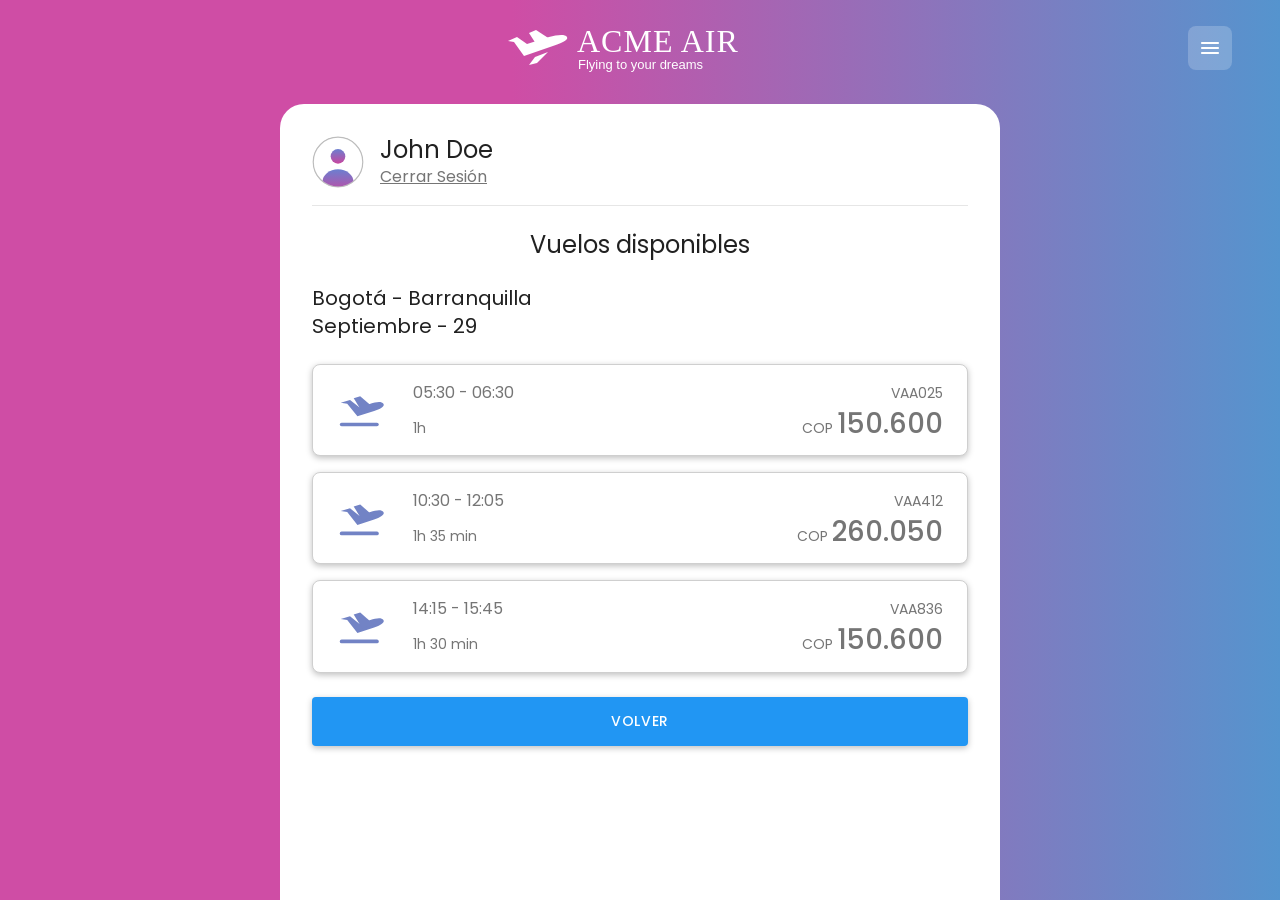
<file: vuelos.html>
<!DOCTYPE html>
<html lang="es">

<head>
    <meta charset="UTF-8">
    <meta name="viewport" content="width=device-width, initial-scale=1.0">
    <meta name="description" content="Vuelos disponibles de ACME AIR para la ruta y fecha que buscaste.">
    <title>Vuelos disponibles · ACME AIR</title>

    <!-- Favicon -->
    <link rel="icon" type="image/svg+xml" href="img/favicon.svg">

    <!-- Tipografía Poppins -->
    <link rel="preconnect" href="https://fonts.googleapis.com">
    <link rel="preconnect" href="https://fonts.gstatic.com" crossorigin>
    <link href="https://fonts.googleapis.com/css2?family=Poppins:wght@400;500&display=swap" rel="stylesheet">

    <!-- Hojas de estilo: respetar este orden (responsive siempre al final) -->
    <link rel="stylesheet" href="css/style.css">
    <link rel="stylesheet" href="css/forms.css">
    <link rel="stylesheet" href="css/layout.css">
    <link rel="stylesheet" href="css/responsive.css">
</head>

<body class="app">

    <header class="app-header app-header--nav">
        <img class="app-header__logo" src="img/logo-blanco.svg" alt="ACME AIR · Flying to your dreams">

        <!-- Menú desplegable: <details> se abre y cierra sin JavaScript -->
        <details class="site-nav">
            <summary class="site-nav__toggle">
                <img class="site-nav__icono site-nav__icono--abrir" src="img/icons/menu-abrir.svg" alt="">
                <img class="site-nav__icono site-nav__icono--cerrar" src="img/icons/menu-cerrar.svg" alt="">
                <span class="visually-hidden">Menú de navegación</span>
            </summary>
            <nav aria-label="Navegación principal">
                <ul class="site-nav__list">
                    <li><a class="site-nav__link" href="menu.html">Menú principal</a></li>
                    <li><a class="site-nav__link" href="buscar-vuelos.html">Buscar vuelos</a></li>
                    <li><a class="site-nav__link" href="checkin.html">Check In</a></li>
                    <li><a class="site-nav__link" href="mis-vuelos.html">Mis Vuelos</a></li>
                    <li><a class="site-nav__link site-nav__link--salir" href="index.html">Cerrar Sesión</a></li>
                </ul>
            </nav>
        </details>
    </header>

    <main class="app__card">

        <!-- Barra de usuario -->
        <div class="user-bar">
            <img class="user-bar__avatar" src="img/icons/avatar.svg" alt="">
            <div>
                <p class="user-bar__name">John Doe</p>
                <a class="link link--muted" href="index.html">Cerrar Sesión</a>
            </div>
        </div>

        <h1 class="page-title">Vuelos disponibles</h1>

        <div class="vuelos__busqueda">
            <p>Bogotá - Barranquilla</p>
            <p>Septiembre - 29</p>
        </div>

        <ul class="flight-list">
            <li>
                <article class="card flight-card">
                    <img class="flight-card__icon" src="img/icons/avion-despegue.svg" alt="">
                    <div class="flight-card__body">
                        <h2 class="flight-card__number"><span class="visually-hidden">Vuelo </span>VAA025</h2>
                        <p class="flight-card__schedule"><time datetime="05:30">05:30</time> - <time datetime="06:30">06:30</time></p>
                        <p class="flight-card__duration">1h</p>
                        <p class="flight-card__price"><span class="flight-card__currency">COP</span>150.600</p>
                    </div>
                </article>
            </li>
            <li>
                <article class="card flight-card">
                    <img class="flight-card__icon" src="img/icons/avion-despegue.svg" alt="">
                    <div class="flight-card__body">
                        <h2 class="flight-card__number"><span class="visually-hidden">Vuelo </span>VAA412</h2>
                        <p class="flight-card__schedule"><time datetime="10:30">10:30</time> - <time datetime="12:05">12:05</time></p>
                        <p class="flight-card__duration">1h 35 min</p>
                        <p class="flight-card__price"><span class="flight-card__currency">COP</span>260.050</p>
                    </div>
                </article>
            </li>
            <li>
                <article class="card flight-card">
                    <img class="flight-card__icon" src="img/icons/avion-despegue.svg" alt="">
                    <div class="flight-card__body">
                        <h2 class="flight-card__number"><span class="visually-hidden">Vuelo </span>VAA836</h2>
                        <p class="flight-card__schedule"><time datetime="14:15">14:15</time> - <time datetime="15:45">15:45</time></p>
                        <p class="flight-card__duration">1h 30 min</p>
                        <p class="flight-card__price"><span class="flight-card__currency">COP</span>150.600</p>
                    </div>
                </article>
            </li>
        </ul>

        <a class="btn btn--primary" href="menu.html">Volver</a>

    </main>

</body>

</html>
</file>
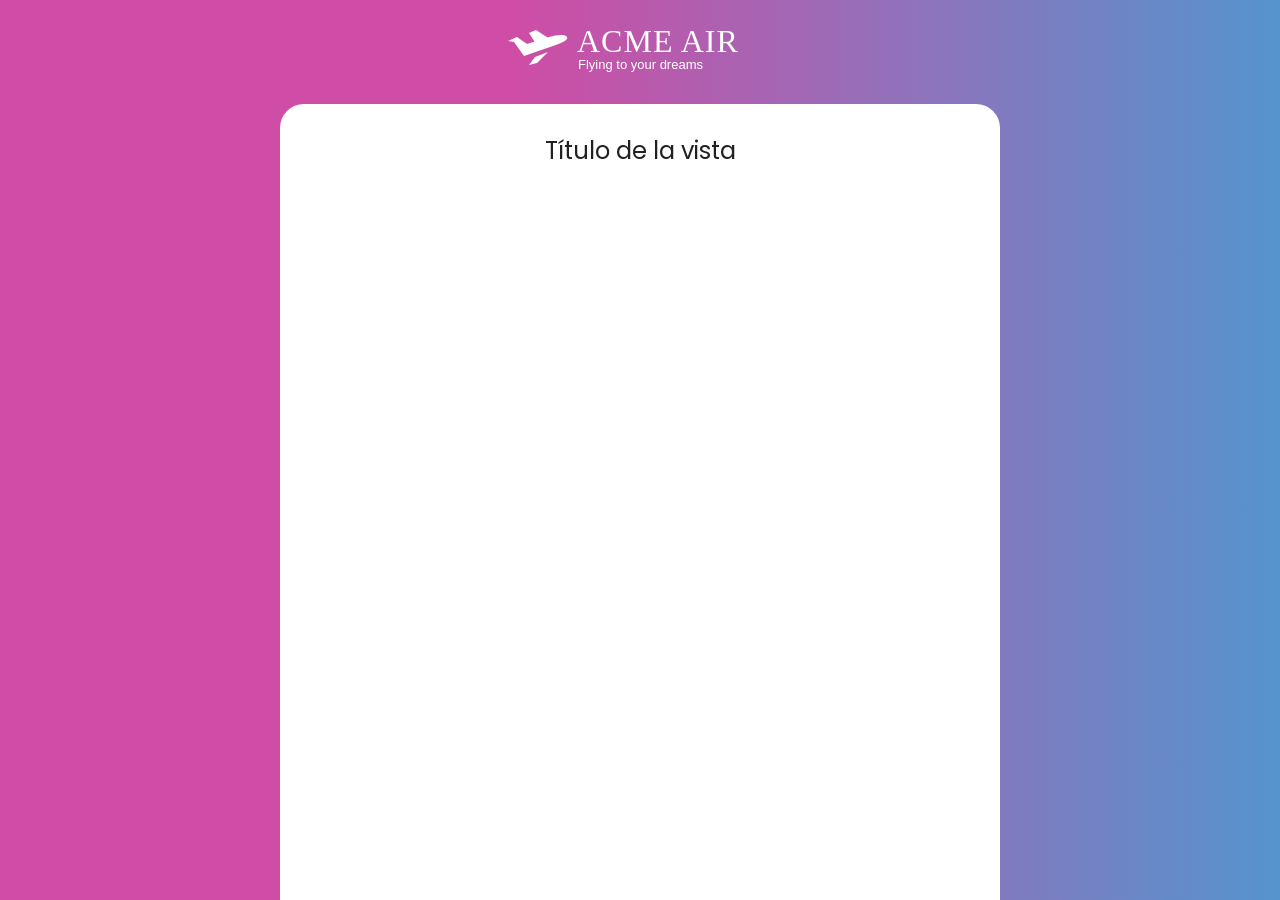
<file: docs/plantilla.html>
<!DOCTYPE html>
<html lang="es">
<head>
  <meta charset="UTF-8">
  <meta name="viewport" content="width=device-width, initial-scale=1.0">
  <meta name="description" content="Descripción breve de la vista (50 a 160 caracteres).">
  <title>Título de la vista · ACME AIR</title>

  <link rel="icon" type="image/svg+xml" href="../img/favicon.svg">

  <!-- Tipografía: Poppins -->
  <link rel="preconnect" href="https://fonts.googleapis.com">
  <link rel="preconnect" href="https://fonts.gstatic.com" crossorigin>
  <link href="https://fonts.googleapis.com/css2?family=Poppins:wght@400;500&display=swap" rel="stylesheet">

  <!-- Hojas de estilo: respetar este orden (responsive siempre al final) -->
  <link rel="stylesheet" href="../css/style.css">
  <link rel="stylesheet" href="../css/forms.css">
  <link rel="stylesheet" href="../css/layout.css">
  <link rel="stylesheet" href="../css/responsive.css">
</head>

<!--
  PLANTILLA BASE PARA LAS VISTAS
  1. Copia este archivo a la raíz del proyecto con el nombre de tu vista (ej. menu.html).
  2. Al copiarlo a la raíz, quita el "../" de todas las rutas (css/..., img/...).
  3. Cambia <title>, la descripción y el contenido de <main>.
  Guía de componentes y convenciones: docs/convenciones.md
-->
<body class="app">
  <header class="app-header">
    <img class="app-header__logo" src="../img/logo-blanco.svg" alt="ACME AIR · Flying to your dreams">
  </header>

  <main class="app__card">
    <!--
      Barra de usuario: solo en buscar-vuelos, vuelos, checkin y mis-vuelos.

      <div class="user-bar">
        <img class="user-bar__avatar" src="img/icons/avatar.svg" alt="">
        <div>
          <p class="user-bar__name">John Doe</p>
          <a class="link link--muted" href="index.html">Cerrar Sesión</a>
        </div>
      </div>
    -->

    <h1 class="page-title">Título de la vista</h1>

    <!-- Contenido de la vista -->
  </main>
</body>
</html>
</file>
<file: css/style.css>
/* ==========================================================================
   style.css · Base global de ACME AIR
   Variables, reset, tipografía, botones, enlaces y utilidades.
   Solo el responsable de la base modifica las variables de :root.
   ========================================================================== */

/* --------------------------------------------------------------------------
   Variables globales
   -------------------------------------------------------------------------- */
:root {
  /* Marca. Valores medidos del mockup; el enunciado indica #d13cff → #00b0ff. */
  --color-brand-start: #cf4da5;
  --color-brand-end: #5594ce;
  --gradient-brand: linear-gradient(to right, var(--color-brand-start) 40%, var(--color-brand-end) 100%);

  /* Acción e interfaz */
  --color-action: #2196f3;
  --color-action-dark: #1976d2;
  --color-link: #2196f3;
  --color-accent: #7283c5;

  /* Texto y superficies */
  --color-text: #212121;
  --color-text-muted: #757575;
  --color-border: #cfcfcf;
  --color-divider: #e6e6e6;
  --color-surface: #ffffff;
  --color-surface-soft: #f4f5f9;
  --color-error: #d32f2f;
  --color-on-brand-soft: rgba(255, 255, 255, 0.2);

  /* Tipografía */
  --font-base: "Poppins", "Open Sans", Arial, sans-serif;
  --font-size-sm: 0.875rem;
  --font-size-base: 1rem;
  --font-size-lg: 1.25rem;
  --font-size-xl: 1.5rem;
  --font-weight-regular: 400;
  --font-weight-medium: 500;

  /* Espaciado */
  --space-1: 0.25rem;
  --space-2: 0.5rem;
  --space-3: 1rem;
  --space-4: 1.5rem;
  --space-5: 2rem;

  /* Bordes y sombras */
  --radius-sm: 4px;
  --radius-md: 8px;
  --radius-lg: 24px;
  --shadow-sm: 0 1px 3px rgba(0, 0, 0, 0.2);
  --shadow-md: 0 2px 6px rgba(0, 0, 0, 0.25);
  --shadow-lg: 0 4px 10px rgba(0, 0, 0, 0.3);

  /* Movimiento */
  --transition-base: 0.2s ease;
}

/* --------------------------------------------------------------------------
   Reset
   -------------------------------------------------------------------------- */
*,
*::before,
*::after {
  box-sizing: border-box;
  margin: 0;
  padding: 0;
}

img,
svg {
  display: block;
  max-width: 100%;
}

/* --------------------------------------------------------------------------
   Tipografía base
   -------------------------------------------------------------------------- */
body {
  font-family: var(--font-base);
  font-size: var(--font-size-base);
  font-weight: var(--font-weight-regular);
  line-height: 1.5;
  color: var(--color-text);
  background-color: var(--color-surface);
}

h1,
h2,
h3 {
  font-weight: var(--font-weight-regular);
  line-height: 1.25;
}

ul {
  list-style: none;
}

/* --------------------------------------------------------------------------
   Botones
   Uso: <a class="btn btn--primary" href="...">Texto</a> o <button class="btn btn--primary">
   -------------------------------------------------------------------------- */
.btn {
  display: block;
  width: 100%;
  padding: 0.875rem var(--space-3);
  font: inherit;
  font-size: var(--font-size-sm);
  font-weight: var(--font-weight-medium);
  letter-spacing: 0.05em;
  text-align: center;
  text-decoration: none;
  text-transform: uppercase;
  border: 0;
  border-radius: var(--radius-sm);
  cursor: pointer;
  transition: transform var(--transition-base), box-shadow var(--transition-base),
    background-color var(--transition-base);
}

.btn--primary {
  color: var(--color-surface);
  background-color: var(--color-action);
  box-shadow: var(--shadow-md);
}

.btn--primary:hover {
  transform: scale(1.02);
  box-shadow: var(--shadow-lg);
}

.btn--primary:active {
  transform: scale(1);
  background-color: var(--color-action-dark);
}

.btn--secondary {
  color: var(--color-text);
  background-color: var(--color-surface);
  border: 1px solid var(--color-border);
  box-shadow: var(--shadow-sm);
}

.btn--secondary:hover {
  color: var(--color-action-dark);
  background-color: var(--color-divider);
}

/* --------------------------------------------------------------------------
   Enlaces
   -------------------------------------------------------------------------- */
.link {
  color: var(--color-link);
  text-decoration: underline;
  transition: color var(--transition-base);
}

.link:hover {
  color: var(--color-action-dark);
}

/* Variante gris, usada por "Cerrar Sesión" */
.link--muted {
  color: var(--color-text-muted);
}

.link--muted:hover {
  color: var(--color-text);
}

/* --------------------------------------------------------------------------
   Accesibilidad
   -------------------------------------------------------------------------- */
:focus-visible {
  outline: 3px solid var(--color-action-dark);
  outline-offset: 2px;
}

/* Oculta un elemento a la vista pero lo deja disponible para lectores de pantalla.
   Se usa en las <label> cuando el mockup solo muestra el placeholder. */
.visually-hidden {
  position: absolute;
  width: 1px;
  height: 1px;
  margin: -1px;
  overflow: hidden;
  clip: rect(0, 0, 0, 0);
  white-space: nowrap;
  border: 0;
}

@media (prefers-reduced-motion: reduce) {
  .btn,
  .link {
    transition: none;
  }
}
</file>
<file: css/forms.css>
/* ==========================================================================
   forms.css · Estilos base de formularios
   Campos de texto, select y checkbox compartidos por todas las vistas.
   Los ajustes propios de una vista van en la sección de su responsable.
   ========================================================================== */

/* --------------------------------------------------------------------------
   Contenedor del formulario
   Uso:
   <form class="form">
     <div class="form__field">
       <label class="visually-hidden" for="email">Email</label>
       <input class="form__input" id="email" type="email" placeholder="Email">
     </div>
   </form>
   -------------------------------------------------------------------------- */
.form {
  display: flex;
  flex-direction: column;
  gap: var(--space-3);
}

.form__field {
  display: block;
}

/* --------------------------------------------------------------------------
   Campos de texto y select
   -------------------------------------------------------------------------- */
.form__input,
.form__select {
  width: 100%;
  height: 3.5rem;
  padding: 0 var(--space-3);
  font: inherit;
  color: var(--color-text);
  background-color: var(--color-surface);
  border: 1px solid var(--color-border);
  border-radius: var(--radius-sm);
  transition: border-color var(--transition-base), box-shadow var(--transition-base);
}

.form__input::placeholder {
  color: var(--color-text-muted);
  opacity: 1;
}

.form__input:hover,
.form__select:hover {
  border-color: var(--color-text-muted);
}

.form__input:focus,
.form__select:focus {
  border-color: var(--color-action);
}

.form__input:user-invalid,
.form__select:user-invalid {
  border-color: var(--color-error);
}

/* Select con flecha propia para que se vea igual en todos los navegadores */
.form__select {
  padding-right: 2.5rem;
  appearance: none;
  background-image: url("data:image/svg+xml,%3Csvg xmlns='http://www.w3.org/2000/svg' width='12' height='8' viewBox='0 0 12 8'%3E%3Cpath fill='%23757575' d='M0 0l6 8 6-8z'/%3E%3C/svg%3E");
  background-repeat: no-repeat;
  background-position: right var(--space-3) center;
  cursor: pointer;
}

/* --------------------------------------------------------------------------
   Checkbox con su texto
   Uso: <label class="form__check"><input class="form__checkbox" type="checkbox"> Texto</label>
   -------------------------------------------------------------------------- */
.form__check {
  display: flex;
  align-items: center;
  gap: var(--space-2);
  color: var(--color-text-muted);
  cursor: pointer;
}

.form__checkbox {
  width: 1.25rem;
  height: 1.25rem;
  accent-color: var(--color-action);
  cursor: pointer;
}

/* ==========================================================================
   Secciones por responsable (cada quien edita solo la suya)
   ========================================================================== */

/* ===== A: acceso (login, registro, crear-contraseña, recuperar) ===== */

/* Texto de ayuda bajo un campo (recuperar.html) */
.form__ayuda {
  font-size: var(--font-size-sm);
  line-height: 1.6;
  color: var(--color-text-muted);
}

/* ===== B: menú y búsqueda (menu, buscar-vuelos) ===== */

/* --------------------------------------------------------------------------
   Búsqueda de vuelos (buscar-vuelos.html)
   Un <input type="date"> no muestra placeholder, así que su etiqueta se
   dibuja dentro del borde del campo, sobre el valor.
   -------------------------------------------------------------------------- */
.form__field--fecha {
  position: relative;
}

.form__field--fecha .form__label {
  position: absolute;
  top: 0.4rem;
  left: var(--space-3);
  font-size: 0.75rem;
  line-height: 1;
  color: var(--color-text-muted);
  pointer-events: none;
}

.form__field--fecha .form__input {
  padding-top: 1.1rem;
  cursor: pointer;
}

/* Solo ida: sin JavaScript, el formulario oculta la fecha de regreso cuando
   el checkbox está marcado (mejora progresiva: sin :has() el campo sigue visible) */
.form:has([name="solo-ida"]:checked) .form__field--regreso {
  display: none;
}

/* ===== C: vuelos (vuelos, checkin, mis-vuelos) ===== */
</file>
<file: css/layout.css>
/* ==========================================================================
   layout.css · Estructura de página y componentes de maquetación
   Mobile first: aquí se define la vista móvil (320 px en adelante).
   Los cambios para tablet y escritorio van en responsive.css.
   ========================================================================== */

/* --------------------------------------------------------------------------
   Página
   Estructura:
   <body class="app">
     <header class="app-header"> <img class="app-header__logo" ...> </header>
     <main class="app__card"> ... </main>
   </body>
   -------------------------------------------------------------------------- */
.app {
  display: flex;
  flex-direction: column;
  min-height: 100vh;
  background: var(--gradient-brand);
}

.app-header {
  display: flex;
  align-items: center;
  justify-content: center;
  padding: var(--space-3) var(--space-3) var(--space-4);
}

.app-header__logo {
  width: auto;
  height: 3.25rem;
}

/* --------------------------------------------------------------------------
   Menú desplegable de navegación (vistas con sesión iniciada)
   Usa <details> y <summary>: se abre y se cierra con clic o con teclado
   (Enter o espacio) sin JavaScript. El encabezado pasa a tres columnas
   para que el logo siga centrado y el botón quede a la derecha.

   Uso:
   <header class="app-header app-header--nav">
     <img class="app-header__logo" ...>
     <details class="site-nav">
       <summary class="site-nav__toggle">...</summary>
       <nav aria-label="Navegación principal">
         <ul class="site-nav__list">
           <li><a class="site-nav__link" href="menu.html" aria-current="page">Menú principal</a></li>
           ...
         </ul>
       </nav>
     </details>
   </header>
   -------------------------------------------------------------------------- */
.app-header--nav {
  display: grid;
  grid-template-columns: 1fr auto 1fr;
  align-items: center;
  column-gap: var(--space-2);
}

.app-header--nav .app-header__logo {
  grid-column: 2;
}

.site-nav {
  position: relative;
  z-index: 10;
  grid-column: 3;
  justify-self: end;
}

/* Botón: ícono de tres rayas que cambia a una X cuando está abierto */
.site-nav__toggle {
  display: flex;
  align-items: center;
  justify-content: center;
  width: 2.75rem;
  height: 2.75rem;
  list-style: none;
  cursor: pointer;
  background-color: var(--color-on-brand-soft);
  border-radius: var(--radius-md);
  transition: background-color var(--transition-base);
}

.site-nav__toggle::-webkit-details-marker {
  display: none;
}

.site-nav__toggle:hover,
.site-nav[open] .site-nav__toggle {
  background-color: var(--color-action-dark);
}

/* Sobre el degradado el foco se ve mejor en blanco */
.site-nav__toggle:focus-visible {
  outline-color: var(--color-surface);
}

.site-nav__icono {
  width: 1.5rem;
  height: 1.5rem;
}

.site-nav__icono--cerrar,
.site-nav[open] .site-nav__icono--abrir {
  display: none;
}

.site-nav[open] .site-nav__icono--cerrar {
  display: block;
}

/* Lista desplegada: tarjeta blanca alineada a la derecha del botón */
.site-nav__list {
  position: absolute;
  top: calc(100% + var(--space-2));
  right: 0;
  min-width: 13rem;
  padding: var(--space-1) 0;
  background-color: var(--color-surface);
  border: 1px solid var(--color-border);
  border-radius: var(--radius-md);
  box-shadow: var(--shadow-lg);
}

.site-nav__link {
  display: block;
  padding: var(--space-2) var(--space-3);
  font-size: var(--font-size-sm);
  color: var(--color-text);
  text-decoration: none;
  border-left: 3px solid transparent;
  transition: background-color var(--transition-base);
}

.site-nav__link:hover {
  background-color: var(--color-surface-soft);
}

.site-nav__link:focus-visible {
  outline-offset: -3px;
}

/* Página en la que está el usuario */
.site-nav__link[aria-current="page"] {
  font-weight: var(--font-weight-medium);
  color: var(--color-action-dark);
  border-left-color: var(--color-action-dark);
}

.site-nav__link--salir {
  margin-top: var(--space-1);
  color: var(--color-text-muted);
  border-top: 1px solid var(--color-divider);
}

@media (prefers-reduced-motion: reduce) {
  .site-nav__toggle,
  .site-nav__link {
    transition: none;
  }
}

/* Hoja blanca con las esquinas superiores redondeadas que sube sobre el degradado */
.app__card {
  flex: 1;
  padding: var(--space-4) var(--space-3);
  background-color: var(--color-surface);
  border-radius: var(--radius-lg) var(--radius-lg) 0 0;
}

/* --------------------------------------------------------------------------
   Barra de usuario (avatar, nombre y "Cerrar Sesión")
   Se usa en buscar-vuelos, vuelos, checkin y mis-vuelos.
   Uso:
   <div class="user-bar">
     <img class="user-bar__avatar" src="img/icons/avatar.svg" alt="">
     <div>
       <p class="user-bar__name">John Doe</p>
       <a class="link link--muted" href="index.html">Cerrar Sesión</a>
     </div>
   </div>
   -------------------------------------------------------------------------- */
.user-bar {
  display: flex;
  align-items: center;
  gap: var(--space-3);
  padding-bottom: var(--space-3);
  margin-bottom: var(--space-4);
  border-bottom: 1px solid var(--color-divider);
}

.user-bar__avatar {
  flex-shrink: 0;
  width: 3.25rem;
  height: 3.25rem;
  border-radius: 50%;
}

.user-bar__name {
  font-size: var(--font-size-xl);
  line-height: 1.2;
}

/* --------------------------------------------------------------------------
   Título de vista
   -------------------------------------------------------------------------- */
.page-title {
  margin-bottom: var(--space-4);
  font-size: var(--font-size-xl);
  text-align: center;
}

/* --------------------------------------------------------------------------
   Tarjeta genérica reutilizable
   Base de las tarjetas del menú, de vuelos y del check-in.
   Uso: <article class="card"> ... </article>
   -------------------------------------------------------------------------- */
.card {
  padding: var(--space-3);
  background-color: var(--color-surface);
  border: 1px solid var(--color-border);
  border-radius: var(--radius-md);
  box-shadow: var(--shadow-md);
}

/* ==========================================================================
   Secciones por responsable (cada quien edita solo la suya)
   ========================================================================== */

/* ===== A: acceso (login, registro, crear-contraseña, recuperar) ===== */

/* --------------------------------------------------------------------------
   Login (index.html)
   Sin encabezado degradado: en móvil la pantalla es blanca y el logo a color
   va arriba del título, centrado. Los enlaces de abajo también van centrados.
   -------------------------------------------------------------------------- */
.app--login {
  background: var(--color-surface);
}

.app--login .app__card {
  padding-top: var(--space-5);
  border-radius: 0;
}

.login__logo {
  display: block;
  width: 9rem;
  height: auto;
  margin: 0 auto var(--space-3);
}

.form--login .link {
  text-align: center;
}

/* ===== B: menú y búsqueda (menu, buscar-vuelos) ===== */

/* --------------------------------------------------------------------------
   Menú principal (menu.html) · celular
   Mismo diseño en todos los dispositivos: fondo gris claro, encabezado con
   el degradado, perfil en blanco y opciones como tarjetas con el ícono en
   un círculo. En celular el perfil va arriba y las tarjetas en una columna;
   desde tablet el perfil pasa a ser una barra lateral (ver responsive.css).
   -------------------------------------------------------------------------- */
.app--menu {
  background: var(--color-surface-soft);
}

.app--menu .app-header {
  background: var(--gradient-brand);
}

/* La hoja blanca del resto de vistas no se usa aquí */
.app--menu .menu {
  display: flex;
  flex: 1;
  flex-direction: column;
  padding: 0;
  background: none;
  border-radius: 0;
}

.menu__perfil {
  display: flex;
  flex-direction: column;
  align-items: center;
  padding: var(--space-4) var(--space-3);
  text-align: center;
  background-color: var(--color-surface);
  border-bottom: 1px solid var(--color-divider);
}

.menu__avatar {
  width: 4rem;
  height: 4rem;
  margin-bottom: var(--space-2);
}

.menu__saludo {
  font-size: var(--font-size-lg);
  font-weight: var(--font-weight-medium);
}

.menu__pregunta {
  margin-bottom: var(--space-2);
  font-size: var(--font-size-base);
  color: var(--color-text-muted);
}

/* Los accesos rápidos repiten las tarjetas: solo caben en la barra lateral */
.menu__nav {
  display: none;
}

.menu__salir {
  font-size: var(--font-size-sm);
}

.menu__principal {
  flex: 1;
  padding: var(--space-4) var(--space-3);
}

.menu__opciones {
  display: flex;
  flex-direction: column;
  gap: var(--space-3);
}

/* Cada opción es una .card completa y clicable */
.menu__opcion {
  display: flex;
  align-items: center;
  gap: var(--space-3);
  color: var(--color-text-muted);
  text-decoration: none;
}

.menu__icono {
  flex-shrink: 0;
  width: 3.5rem;
  height: 3.5rem;
  padding: 0.75rem;
  background-color: var(--color-surface-soft);
  border-radius: 50%;
}

.menu__texto {
  flex: 1;
}

.menu__titulo {
  display: block;
  font-size: var(--font-size-base);
  font-weight: var(--font-weight-medium);
  color: var(--color-text);
}

.menu__descripcion {
  display: block;
  margin-top: var(--space-1);
  font-size: var(--font-size-sm);
}

.menu__chevron {
  flex-shrink: 0;
  width: 1.5rem;
  height: 1.5rem;
}

/* Interacción: las tarjetas crecen un poco al pasar el cursor */
.menu__opcion,
.menu__nav-enlace {
  transition: transform var(--transition-base), box-shadow var(--transition-base),
    background-color var(--transition-base);
}

.menu__opcion:hover {
  transform: scale(1.02);
  box-shadow: var(--shadow-lg);
}

.menu__opcion:active {
  transform: scale(1);
}

@media (prefers-reduced-motion: reduce) {
  .menu__opcion,
  .menu__nav-enlace {
    transition: none;
  }

  .menu__opcion:hover {
    transform: none;
  }
}

/* ===== C: vuelos (vuelos, checkin, mis-vuelos) ===== */

/* --------------------------------------------------------------------------
   Datos de la búsqueda bajo el título (ruta y fecha), alineados a la izquierda
   Uso: <div class="vuelos__busqueda"> <p>Bogotá - Barranquilla</p> <p>Septiembre - 29</p> </div>
   -------------------------------------------------------------------------- */
.vuelos__busqueda {
  margin-bottom: var(--space-4);
  font-size: var(--font-size-lg);
  line-height: 1.4;
}

/* --------------------------------------------------------------------------
   Lista de tarjetas de vuelo (vuelos y mis-vuelos)
   Uso: <ul class="flight-list"> <li> <article class="card flight-card"> ...
   -------------------------------------------------------------------------- */
.flight-list {
  display: grid;
  grid-template-columns: minmax(0, 1fr);
  gap: var(--space-3);
  margin-bottom: var(--space-4);
}

/* --------------------------------------------------------------------------
   Tarjeta de vuelo. Se apoya en .card (borde, radio y sombra).
   Ícono grande a la izquierda y dos filas de datos a la derecha:
     horario      número de vuelo
     duración     precio (o estado)
     fecha        ruta              (solo mis-vuelos)
   En checkin se agrega el modificador .flight-card--checkin (ver abajo).
   Estructura:
   <article class="card flight-card">
     <img class="flight-card__icon" src="img/icons/avion-despegue.svg" alt="">
     <div class="flight-card__body">
       <h2 class="flight-card__number"><span class="visually-hidden">Vuelo </span>VAA025</h2>
       <p class="flight-card__schedule"><time datetime="05:30">05:30</time> - <time datetime="06:30">06:30</time></p>
       <p class="flight-card__duration">1h</p>
       <p class="flight-card__price"><span class="flight-card__currency">COP</span>150.600</p>
       (en mis-vuelos, en lugar del precio:)
       <p class="flight-card__status">A tiempo</p>
       <p class="flight-card__date"><time datetime="09-29">Sep 29</time></p>
       <p class="flight-card__route">Bogotá - Barranquilla</p>
     </div>
   </article>
   -------------------------------------------------------------------------- */
.flight-card {
  display: grid;
  grid-template-columns: auto minmax(0, 1fr);
  align-items: center;
  column-gap: var(--space-2);
  row-gap: var(--space-3);
}

.flight-card__icon {
  width: 2.25rem;
  height: auto;
}

.flight-card__body {
  display: grid;
  grid-template-columns: minmax(0, 1fr) auto;
  align-items: baseline;
  column-gap: var(--space-2);
  row-gap: var(--space-1);
  color: var(--color-text-muted);
}

/* El número va primero en el HTML (es el título de la tarjeta para lectores
   de pantalla) pero se muestra arriba a la derecha, como en el mockup. */
.flight-card__schedule {
  grid-column: 1;
  grid-row: 1;
  font-size: var(--font-size-sm);
  white-space: nowrap;
}

.flight-card__number {
  grid-column: 2;
  grid-row: 1;
  font-size: var(--font-size-sm);
  font-weight: var(--font-weight-regular);
  text-align: right;
}

.flight-card__duration {
  grid-column: 1;
  grid-row: 2;
  font-size: var(--font-size-sm);
  white-space: nowrap;
}

.flight-card__price,
.flight-card__status {
  grid-column: 2;
  grid-row: 2;
  justify-self: end;
  white-space: nowrap;
}

.flight-card__price {
  font-size: var(--font-size-lg);
  font-weight: var(--font-weight-medium);
  line-height: 1.1;
}

.flight-card__currency {
  margin-right: var(--space-1);
  font-size: var(--font-size-sm);
  font-weight: var(--font-weight-regular);
}

/* Estado del vuelo (mis-vuelos): mismo lugar y tamaño que el precio */
.flight-card__status {
  font-size: var(--font-size-lg);
  font-weight: var(--font-weight-medium);
  line-height: 1.1;
  text-transform: uppercase;
}

/* Tercera fila (mis-vuelos): fecha a la izquierda y ruta a la derecha */
.flight-card__date,
.flight-card__route {
  grid-row: 3;
  font-size: var(--font-size-sm);
}

.flight-card__date {
  grid-column: 1;
  white-space: nowrap;
}

.flight-card__route {
  grid-column: 2;
  text-align: right;
}

/* Variante del check-in: el número de vuelo grande a la derecha, ocupando
   las tres filas, y la ruta en la tercera fila a la izquierda. */
.flight-card--checkin .flight-card__number {
  grid-row: 1 / 4;
  align-self: center;
  font-size: var(--font-size-xl);
  font-weight: var(--font-weight-medium);
}

.flight-card--checkin .flight-card__route {
  grid-column: 1;
  font-weight: var(--font-weight-medium);
  text-align: left;
}

/* --------------------------------------------------------------------------
   Check-in: tarjeta del vuelo y tarjeta del contacto de emergencia
   -------------------------------------------------------------------------- */
.checkin__vuelo {
  margin-bottom: var(--space-4);
}

.checkin__contacto {
  padding: var(--space-4) var(--space-3);
}

.checkin__subtitulo {
  margin-bottom: var(--space-4);
  font-size: var(--font-size-base);
  font-weight: var(--font-weight-medium);
  color: var(--color-text-muted);
}
</file>
<file: css/responsive.css>
/* ==========================================================================
   responsive.css · Adaptación a tablet y escritorio
   Estrategia mobile first: la base (320 px en adelante) está en style.css,
   forms.css y layout.css; aquí solo se agregan los cambios por ancho.

   Breakpoints del proyecto:
   - 320 px  · móvil pequeño (estilos base, sin media query)
   - 768 px  · tablet
   - 1024 px · escritorio (vista centrada con padding lateral)

   Este archivo se enlaza al final de cada HTML porque las media queries
   son excepciones que deben sobrescribir lo anterior.
   ========================================================================== */

/* --------------------------------------------------------------------------
   Base compartida
   -------------------------------------------------------------------------- */
@media (min-width: 768px) {
  .app-header__logo {
    height: 4rem;
  }

  /* La hoja blanca se centra y deja ver el degradado a los lados */
  .app__card {
    width: 100%;
    max-width: 40rem;
    margin: 0 auto;
    padding: var(--space-5);
  }
}

@media (min-width: 1024px) {
  .app {
    padding: 0 var(--space-5);
  }

  .app__card {
    max-width: 45rem;
  }
}

/* ==========================================================================
   Secciones por responsable (cada quien edita solo la suya, con sus propios
   @media dentro de ella)
   ========================================================================== */

/* ===== A: acceso (login, registro, crear-contraseña, recuperar) ===== */

/* Login · tablet y escritorio: sin encabezado, la hoja blanca queda centrada
   sobre el degradado, con las cuatro esquinas redondeadas */
@media (min-width: 768px) {
  .app--login {
    justify-content: center;
    background: var(--gradient-brand);
  }

  .app--login .app__card {
    flex: 0 1 auto;
    max-width: 32rem;
    border-radius: var(--radius-lg);
  }
}

/* ===== B: menú y búsqueda (menu, buscar-vuelos) ===== */

/* --------------------------------------------------------------------------
   Menú principal · tablet y escritorio (768 px en adelante)
   El perfil pasa a ser una barra lateral a la izquierda y las tarjetas
   ocupan el resto de la pantalla en una cuadrícula centrada en ancho y
   alto: dos columnas y la tercera tarjeta a todo el ancho.
   .menu usa display: contents para que sus hijos entren en la cuadrícula.
   -------------------------------------------------------------------------- */
@media (min-width: 768px) {
  .app--menu {
    display: grid;
    grid-template-columns: 14rem 1fr;
    grid-template-rows: auto 1fr;
    grid-template-areas:
      "cabecera principal"
      "perfil   principal";
    padding: 0;
  }

  .app--menu .menu {
    display: contents;
  }

  .app--menu .app-header {
    display: flex;
    grid-area: cabecera;
    padding: var(--space-3);
  }

  /* La barra lateral ya tiene los accesos rápidos */
  .app--menu .site-nav {
    display: none;
  }

  .app--menu .app-header__logo {
    width: 100%;
    max-width: 12rem;
    height: auto;
  }

  /* Barra lateral: perfil, accesos rápidos y cierre de sesión al final */
  .menu__perfil {
    grid-area: perfil;
    padding: var(--space-4) var(--space-3);
    border-bottom: 0;
    border-right: 1px solid var(--color-divider);
  }

  .menu__avatar {
    width: 4.5rem;
    height: 4.5rem;
  }

  .menu__saludo {
    font-size: var(--font-size-base);
  }

  .menu__pregunta {
    margin-bottom: var(--space-4);
    font-size: var(--font-size-sm);
  }

  .menu__nav {
    display: block;
    align-self: stretch;
  }

  .menu__nav-lista {
    display: flex;
    flex-direction: column;
    gap: var(--space-1);
  }

  .menu__nav-enlace {
    display: flex;
    align-items: center;
    gap: var(--space-2);
    padding: var(--space-2) var(--space-3);
    font-size: var(--font-size-sm);
    color: var(--color-text);
    text-align: left;
    text-decoration: none;
    border-radius: var(--radius-md);
  }

  .menu__nav-enlace:hover {
    background-color: var(--color-surface-soft);
  }

  .menu__nav-icono {
    width: 1.5rem;
    height: 1.5rem;
  }

  .menu__salir {
    margin-top: auto;
    padding-top: var(--space-4);
  }

  /* Tarjetas centradas en el espacio que queda a la derecha */
  .menu__principal {
    display: flex;
    flex-direction: column;
    justify-content: center;
    grid-area: principal;
    padding: var(--space-5) var(--space-4);
  }

  .menu__opciones {
    display: grid;
    grid-template-columns: repeat(2, 1fr);
    gap: var(--space-4);
    width: 100%;
    max-width: 64rem;
    margin: 0 auto;
  }

  .menu__opciones li:last-child {
    grid-column: 1 / -1;
  }

  .menu__opcion {
    flex-direction: column;
    justify-content: flex-start;
    height: 100%;
    padding: var(--space-4) var(--space-3);
    text-align: center;
  }

  .menu__texto {
    flex: 0 1 auto;
  }

  .menu__chevron {
    display: none;
  }
}

/* Escritorio: barra lateral más ancha y más aire alrededor de las tarjetas.
   Desde 1280 px todo el menú crece en proporción al ancho de la ventana: como
   espacios, tipografías, iconos y la barra lateral están en rem, basta con
   agrandar el tamaño base de la página (1x hasta 1280 px, 1.5x a 1920 px y
   tope de 2.25x desde 2880 px). */
@media (min-width: 1024px) {
  .html--menu {
    font-size: clamp(1rem, 1.25vw, 2.25rem);
  }

  .app--menu {
    grid-template-columns: 16rem 1fr;
    padding: 0;
  }

  .menu__principal {
    padding: var(--space-5);
  }

  .menu__opcion {
    padding: var(--space-5) var(--space-4);
  }

  .menu__icono {
    width: 4rem;
    height: 4rem;
  }

  .menu__titulo {
    font-size: var(--font-size-lg);
  }

  .menu__descripcion {
    font-size: var(--font-size-base);
  }
}

/* --------------------------------------------------------------------------
   Búsqueda de vuelos · tablet y escritorio (768 px en adelante)
   Origen y destino van lado a lado, igual que las fechas; el checkbox y el
   botón ocupan todo el ancho.
   -------------------------------------------------------------------------- */
@media (min-width: 768px) {
  .form--busqueda {
    display: grid;
    grid-template-columns: repeat(2, 1fr);
    gap: var(--space-3) var(--space-4);
  }

  .form--busqueda .form__check,
  .form--busqueda .btn {
    grid-column: 1 / -1;
  }

  /* Solo ida: sin fecha de regreso, la de salida ocupa todo el ancho */
  .form--busqueda:has([name="solo-ida"]:checked) .form__field--salida {
    grid-column: 1 / -1;
  }
}

/* ===== C: vuelos (vuelos, checkin, mis-vuelos) ===== */
@media (min-width: 768px) {
  .flight-card {
    padding: var(--space-3) var(--space-4);
    column-gap: var(--space-4);
  }

  .flight-card__icon {
    width: 3.25rem;
  }

  .flight-card__schedule {
    font-size: var(--font-size-base);
  }

  .flight-card__price,
  .flight-card__status,
  .flight-card--checkin .flight-card__number {
    font-size: calc(var(--font-size-xl) * 1.15);
  }

  .checkin__contacto {
    padding: var(--space-5);
  }
}
</file>
